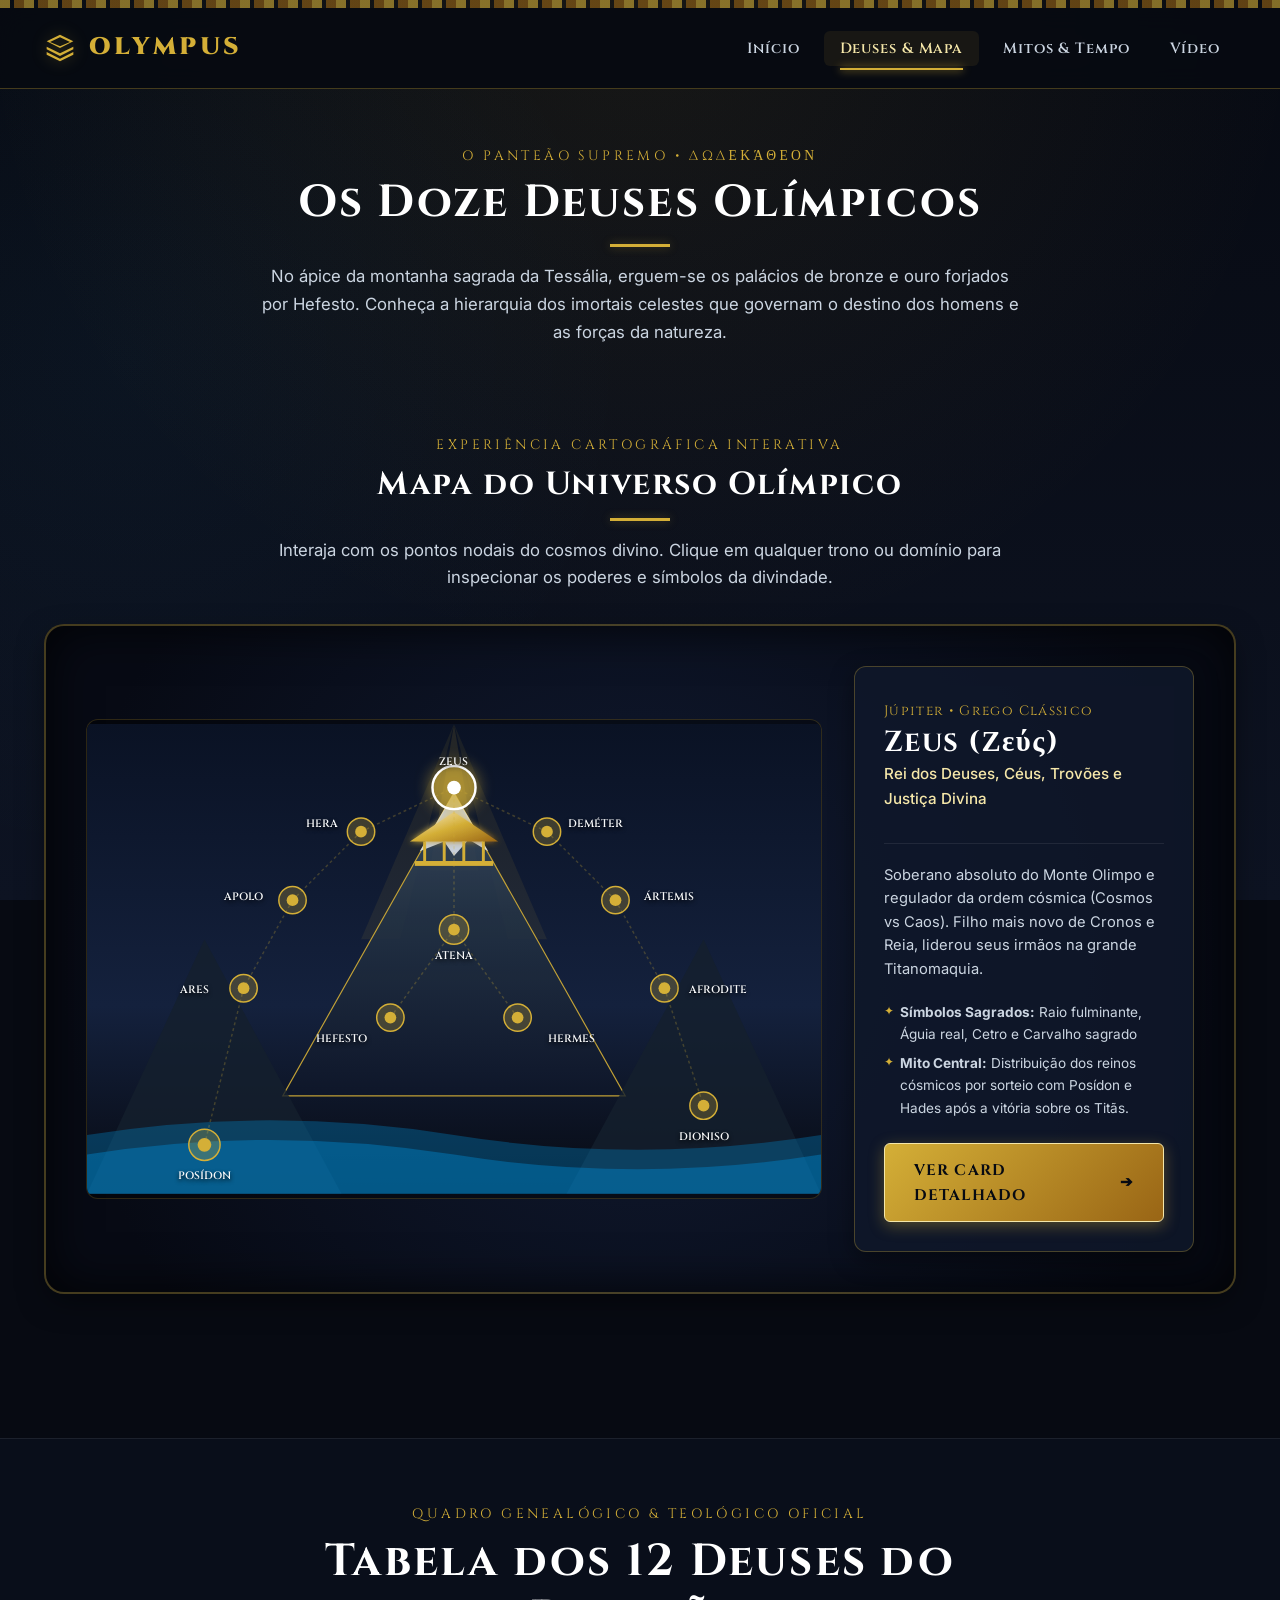
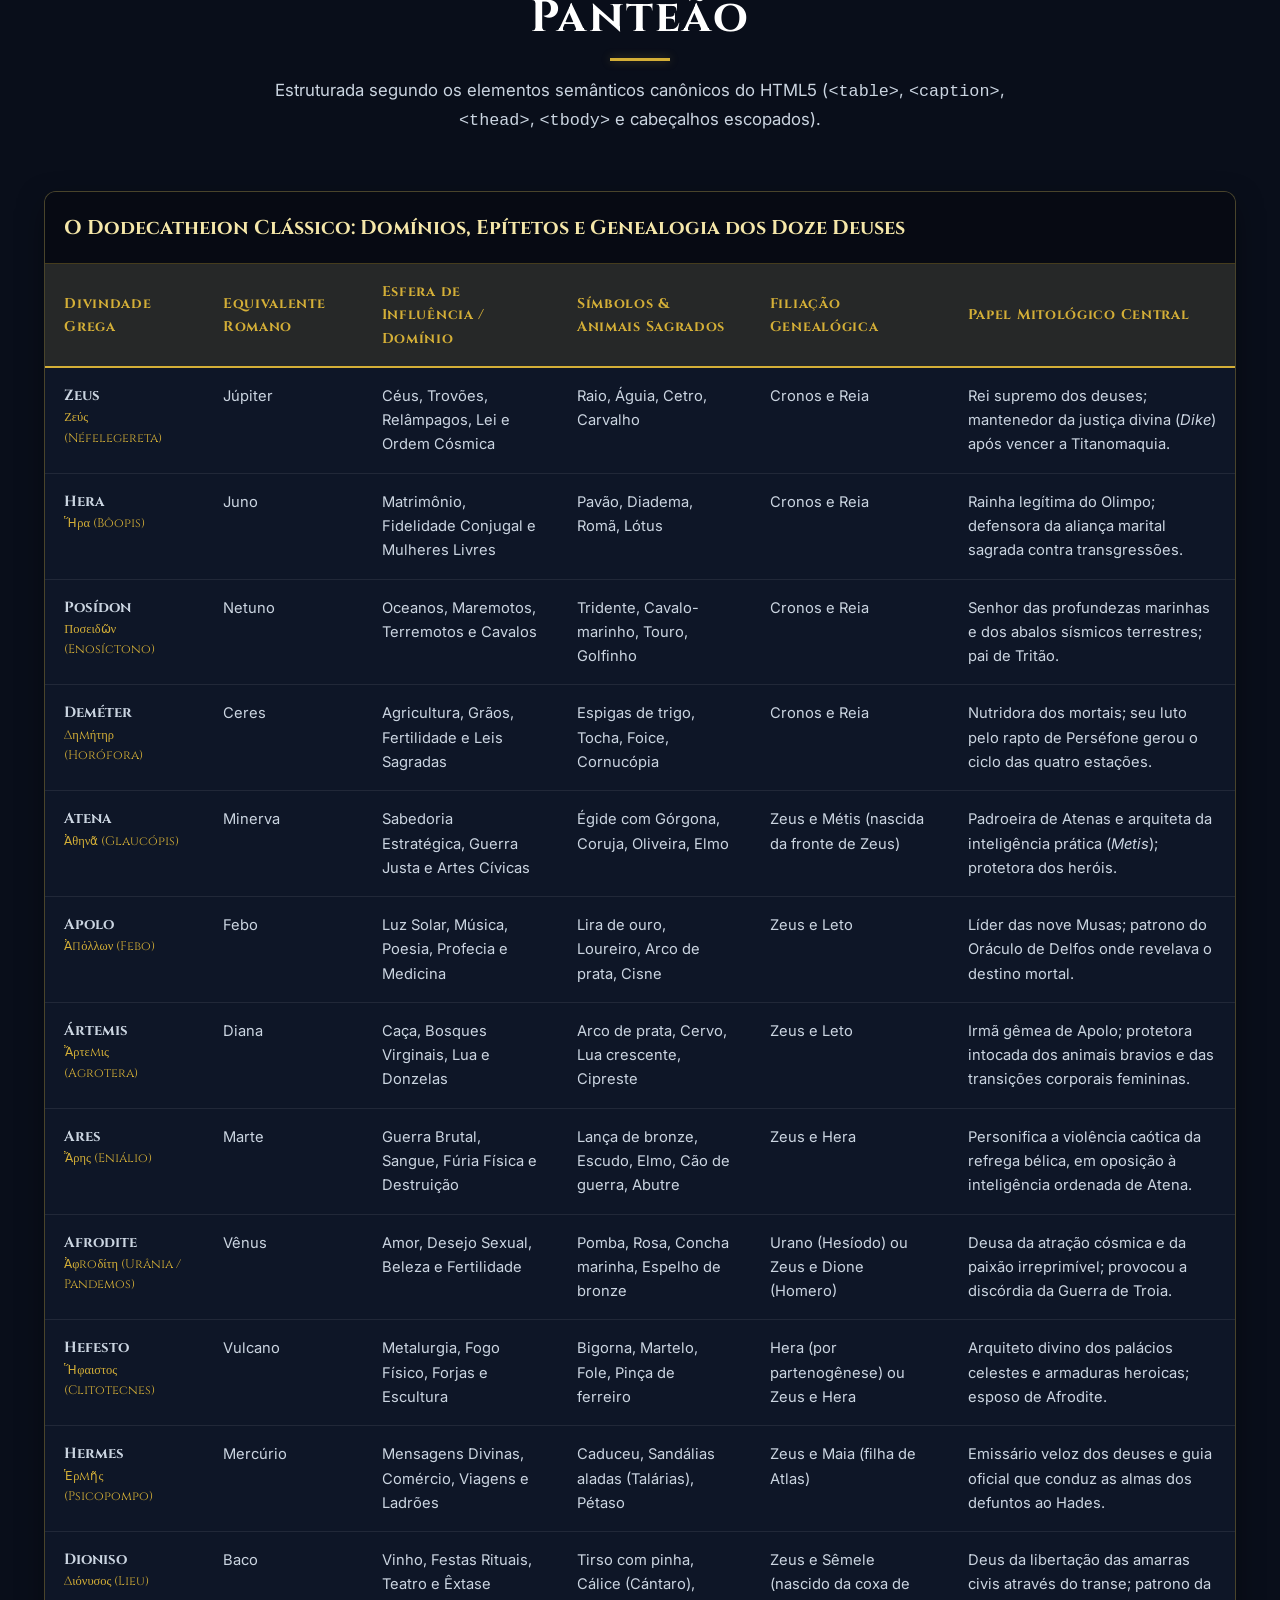
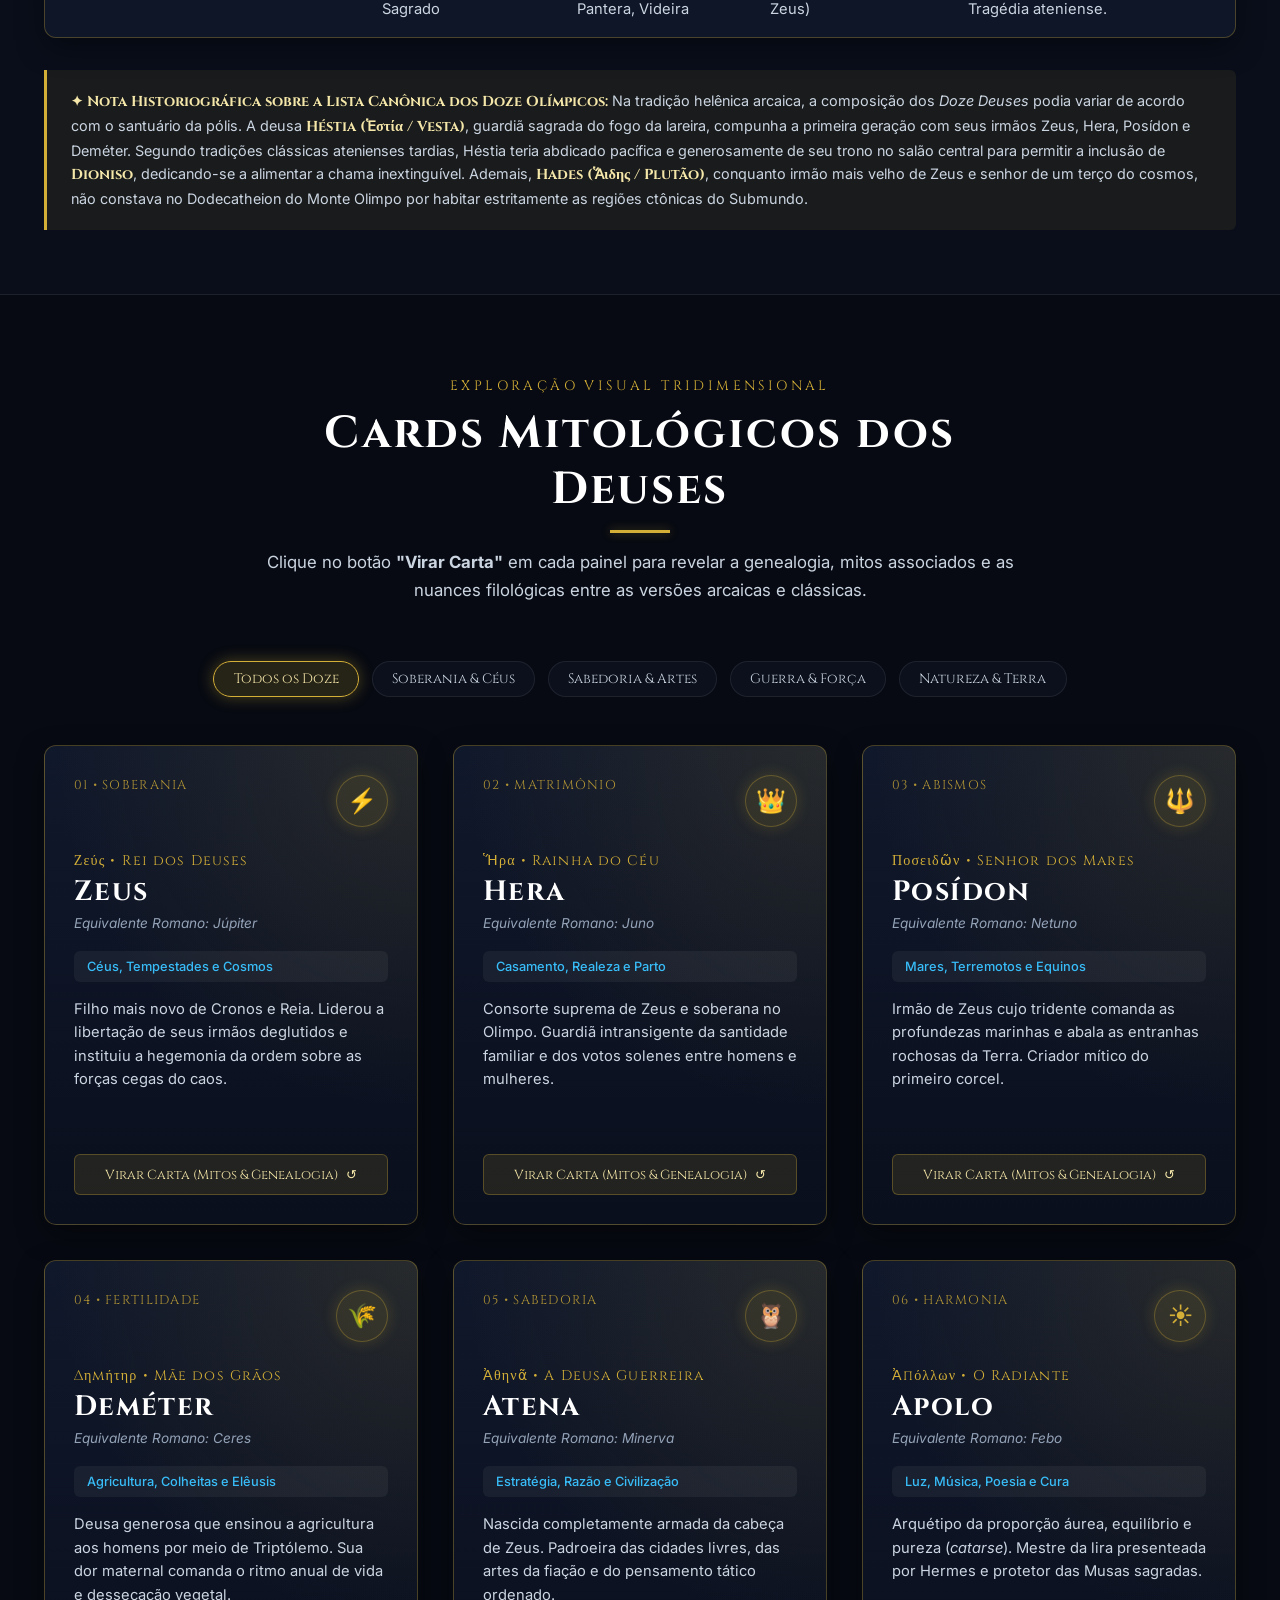
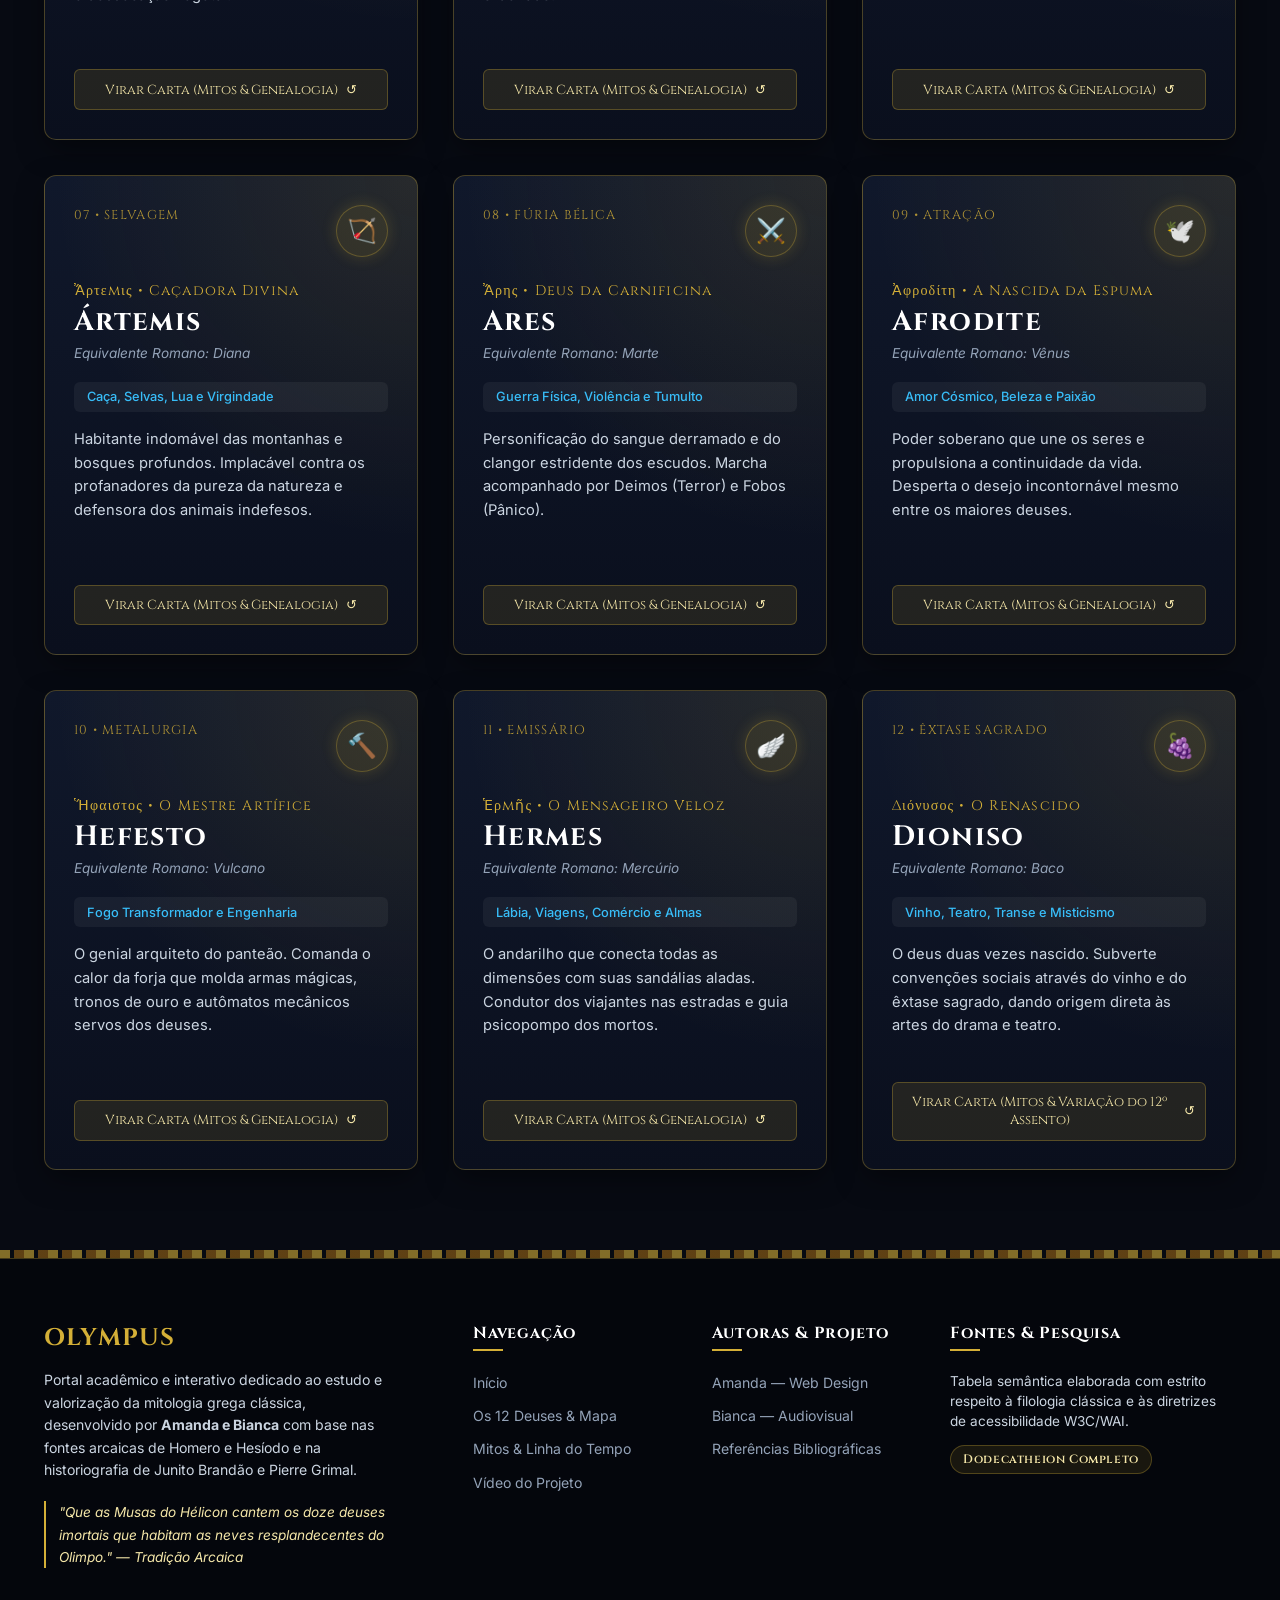
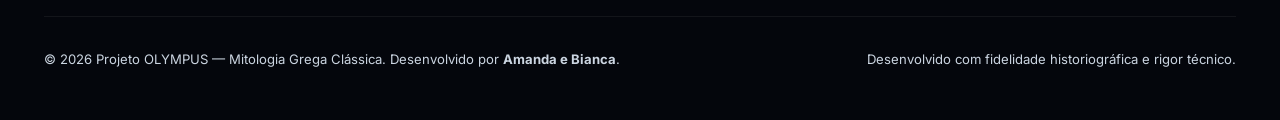
<file: deuses.html>
<!DOCTYPE html>
<html lang="pt-BR">
<head>
  <meta charset="UTF-8">
  <meta name="viewport" content="width=device-width, initial-scale=1.0">
  <meta name="description" content="Tabela oficial dos 12 Deuses Olímpicos, Mapa Interativo do Monte Olimpo e cards mitológicos em 3D com genealogia, símbolos e atributos detalhados.">
  <meta name="keywords" content="12 Deuses Olímpicos, Dodecatheion, Tabela dos Deuses Gregos, Mapa do Olimpo, Zeus, Hera, Atena, Posídon, Apolo">
  <title>OLYMPUS — Os 12 Deuses Olímpicos & Mapa Sagrado</title>
  
  <!-- CSS Externo Master -->
  <link rel="stylesheet" href="css/style.css">
  
  <link rel="icon" type="image/svg+xml" href="data:image/svg+xml,<svg xmlns='http://www.w3.org/2000/svg' viewBox='0 0 100 100'><circle cx='50' cy='50' r='45' fill='%23070a12' stroke='%23d4af37' stroke-width='6'/><polygon points='50,15 62,42 92,42 68,60 77,88 50,71 23,88 32,60 8,42 38,42' fill='%23d4af37'/></svg>">
</head>
<body>

  <!-- Padrão Decorativo Helênico Superior -->
  <div class="greek-border-pattern" aria-hidden="true"></div>

  <!-- Cabeçalho e Navegação Principal -->
  <header class="site-header">
    <div class="container nav-container">
      <a href="index.html" class="brand-logo" aria-label="OLYMPUS Mitologia Grega - Página Inicial">
        <svg viewBox="0 0 24 24" aria-hidden="true">
          <path d="M12 2L2 7l10 5 10-5-10-5zm0 8.7L4.5 7.5 12 4l7.5 3.5L12 10.7zM2 17l10 5 10-5v-2l-10 5-10-5v2zm0-4l10 5 10-5v-2l-10 5-10-5v2z"/>
        </svg>
        <span>OLYMPUS</span>
      </a>

      <!-- Menu Principal entre todas as 4 páginas -->
      <nav class="main-nav" aria-label="Navegação Principal do Portal">
        <ul class="nav-list">
          <li><a href="index.html" class="nav-link">Início</a></li>
          <li><a href="deuses.html" class="nav-link active">Deuses & Mapa</a></li>
          <li><a href="mitos.html" class="nav-link">Mitos & Tempo</a></li>
          <li><a href="video.html" class="nav-link">Vídeo</a></li>
        </ul>
        
        <button class="nav-toggle" aria-label="Abrir ou fechar menu de navegação" aria-expanded="false">
          <span></span>
          <span></span>
          <span></span>
        </button>
      </nav>
    </div>
  </header>

  <main id="main-content">
    
    <!-- Hero Secundário da Página de Deuses -->
    <section class="section" style="padding-top: 3.5rem; padding-bottom: 2rem;">
      <div class="container">
        <header class="section-header">
          <span class="section-kicker">O Panteão Supremo • Δωδεκάθεον</span>
          <h1 class="section-title">Os Doze Deuses Olímpicos</h1>
          <p class="section-desc">
            No ápice da montanha sagrada da Tessália, erguem-se os palácios de bronze e ouro forjados por Hefesto. 
            Conheça a hierarquia dos imortais celestes que governam o destino dos homens e as forças da natureza.
          </p>
        </header>
      </div>
    </section>

    <!-- 1. MAPA INTERATIVO DO OLIMPO (CRITÉRIO C.2) -->
    <section class="section" style="padding-top: 0;" aria-labelledby="mapa-heading">
      <div class="container">
        
        <header class="section-header" style="margin-bottom: 2rem;">
          <span class="section-kicker">Experiência Cartográfica Interativa</span>
          <h2 id="mapa-heading" class="section-title" style="font-size: 2rem;">Mapa do Universo Olímpico</h2>
          <p class="section-desc">
            Interaja com os pontos nodais do cosmos divino. Clique em qualquer trono ou domínio para inspecionar os poderes e símbolos da divindade.
          </p>
        </header>

        <div class="olympus-map-wrapper">
          <div class="map-layout-grid">
            
            <!-- SVG do Universo e Monte Sagrado Interativo -->
            <div class="map-visual-container">
              <svg class="mountain-svg" viewBox="0 0 750 480" xmlns="http://www.w3.org/2000/svg" role="img" aria-label="Representação visual do Monte Olimpo com pontos clicáveis para cada divindade">
                <defs>
                  <!-- Gradiente do Céu Celestial -->
                  <linearGradient id="skyGrad" x1="0%" y1="0%" x2="0%" y2="100%">
                    <stop offset="0%" stop-color="#0a1224"/>
                    <stop offset="60%" stop-color="#14213d"/>
                    <stop offset="100%" stop-color="#070a12"/>
                  </linearGradient>

                  <!-- Gradiente da Montanha Mágica -->
                  <linearGradient id="mountainGrad" x1="0%" y1="0%" x2="0%" y2="100%">
                    <stop offset="0%" stop-color="#3b4d61"/>
                    <stop offset="40%" stop-color="#243345"/>
                    <stop offset="100%" stop-color="#0f172a"/>
                  </linearGradient>

                  <!-- Gradiente Dourado dos Templos -->
                  <linearGradient id="goldTemple" x1="0%" y1="0%" x2="100%" y2="100%">
                    <stop offset="0%" stop-color="#fdf4dc"/>
                    <stop offset="50%" stop-color="#d4af37"/>
                    <stop offset="100%" stop-color="#996515"/>
                  </linearGradient>

                  <!-- Filtro de Brilho Divino -->
                  <filter id="glow" x="-20%" y="-20%" width="140%" height="140%">
                    <feGaussianBlur stdDeviation="3" result="blur" />
                    <feComposite in="SourceGraphic" in2="blur" operator="over" />
                  </filter>
                </defs>

                <!-- Fundo do Céu Noturno Estrelado -->
                <rect width="750" height="480" fill="url(#skyGrad)"/>

                <!-- Raios Divinos Celestes no Zênite -->
                <polygon points="375,0 350,150 400,150" fill="rgba(212, 175, 55, 0.12)" />
                <polygon points="375,0 280,220 320,220" fill="rgba(212, 175, 55, 0.08)" />
                <polygon points="375,0 430,220 470,220" fill="rgba(212, 175, 55, 0.08)" />

                <!-- Silhueta da Cordilheira do Monte Olimpo -->
                <polygon points="375,70 200,380 550,380" fill="url(#mountainGrad)" stroke="#d4af37" stroke-width="1.2" opacity="0.9" />
                <polygon points="120,220 0,480 260,480" fill="#15202e" opacity="0.8" />
                <polygon points="630,220 490,480 750,480" fill="#15202e" opacity="0.8" />
                
                <!-- Pico Nevado do Mytikas (Trono dos Deuses) -->
                <polygon points="375,70 340,130 365,120 375,135 390,118 410,130" fill="#e2e8f0" opacity="0.85" />
                
                <!-- Templo Celeste no Topo do Olimpo -->
                <path d="M 330,120 L 420,120 L 375,90 Z" fill="url(#goldTemple)" filter="url(#glow)"/>
                <line x1="345" y1="120" x2="345" y2="140" stroke="#d4af37" stroke-width="3"/>
                <line x1="365" y1="120" x2="365" y2="140" stroke="#d4af37" stroke-width="3"/>
                <line x1="385" y1="120" x2="385" y2="140" stroke="#d4af37" stroke-width="3"/>
                <line x1="405" y1="120" x2="405" y2="140" stroke="#d4af37" stroke-width="3"/>
                <rect x="335" y="140" width="80" height="5" fill="#d4af37"/>

                <!-- Camada Oceânica Inferior (Domínio de Posídon) -->
                <path d="M 0,420 Q 187,390 375,420 T 750,420 L 750,480 L 0,480 Z" fill="rgba(2, 132, 199, 0.35)"/>
                <path d="M 0,440 Q 187,410 375,440 T 750,440 L 750,480 L 0,480 Z" fill="rgba(2, 132, 199, 0.45)"/>

                <!-- LINHAS DE CONSTELAÇÃO CONECTANDO OS DEUSES -->
                <g stroke="rgba(212, 175, 55, 0.25)" stroke-dasharray="3,3" stroke-width="1.5">
                  <line x1="375" y1="65" x2="280" y2="110"/>
                  <line x1="375" y1="65" x2="470" y2="110"/>
                  <line x1="280" y1="110" x2="210" y2="180"/>
                  <line x1="470" y1="110" x2="540" y2="180"/>
                  <line x1="210" y1="180" x2="160" y2="270"/>
                  <line x1="540" y1="180" x2="590" y2="270"/>
                  <line x1="160" y1="270" x2="120" y2="430"/>
                  <line x1="590" y1="270" x2="630" y2="390"/>
                  <line x1="375" y1="65" x2="375" y2="210"/>
                  <line x1="375" y1="210" x2="310" y2="300"/>
                  <line x1="375" y1="210" x2="440" y2="300"/>
                </g>

                <!-- PONTOS NODAIS DOS 12 DEUSES (INTERATIVOS) -->
                
                <!-- 1. Zeus (Cúpula Suprema) -->
                <g class="map-node active" data-god="zeus" tabindex="0" role="button" aria-label="Ver detalhes de Zeus no mapa">
                  <circle class="pin-outer" cx="375" cy="65" r="16"/>
                  <circle class="pin-core" cx="375" cy="65" r="7"/>
                  <text x="375" y="42" text-anchor="middle">ZEUS</text>
                </g>

                <!-- 2. Hera (Lado de Zeus no cume) -->
                <g class="map-node" data-god="hera" tabindex="0" role="button" aria-label="Ver detalhes de Hera no mapa">
                  <circle class="pin-outer" cx="280" cy="110" r="14"/>
                  <circle class="pin-core" cx="280" cy="110" r="6"/>
                  <text x="240" y="105" text-anchor="middle">HERA</text>
                </g>

                <!-- 3. Posídon (Domínio das Águas) -->
                <g class="map-node" data-god="poseidon" tabindex="0" role="button" aria-label="Ver detalhes de Posídon no mapa">
                  <circle class="pin-outer" cx="120" cy="430" r="16"/>
                  <circle class="pin-core" cx="120" cy="430" r="7"/>
                  <text x="120" y="465" text-anchor="middle">POSÍDON</text>
                </g>

                <!-- 4. Deméter (Planícies e Solos Férteis) -->
                <g class="map-node" data-god="demeter" tabindex="0" role="button" aria-label="Ver detalhes de Deméter no mapa">
                  <circle class="pin-outer" cx="470" cy="110" r="14"/>
                  <circle class="pin-core" cx="470" cy="110" r="6"/>
                  <text x="520" y="105" text-anchor="middle">DEMÉTER</text>
                </g>

                <!-- 5. Atena (Acrópole da Sabedoria) -->
                <g class="map-node" data-god="atena" tabindex="0" role="button" aria-label="Ver detalhes de Atena no mapa">
                  <circle class="pin-outer" cx="375" cy="210" r="15"/>
                  <circle class="pin-core" cx="375" cy="210" r="6"/>
                  <text x="375" y="240" text-anchor="middle">ATENA</text>
                </g>

                <!-- 6. Apolo (Música e Luz Parnassiana) -->
                <g class="map-node" data-god="apolo" tabindex="0" role="button" aria-label="Ver detalhes de Apolo no mapa">
                  <circle class="pin-outer" cx="210" cy="180" r="14"/>
                  <circle class="pin-core" cx="210" cy="180" r="6"/>
                  <text x="160" y="180" text-anchor="middle">APOLO</text>
                </g>

                <!-- 7. Ártemis (Florestas Selvícolas) -->
                <g class="map-node" data-god="artemis" tabindex="0" role="button" aria-label="Ver detalhes de Ártemis no mapa">
                  <circle class="pin-outer" cx="540" cy="180" r="14"/>
                  <circle class="pin-core" cx="540" cy="180" r="6"/>
                  <text x="595" y="180" text-anchor="middle">ÁRTEMIS</text>
                </g>

                <!-- 8. Ares (Campo de Batalha de Trácia) -->
                <g class="map-node" data-god="ares" tabindex="0" role="button" aria-label="Ver detalhes de Ares no mapa">
                  <circle class="pin-outer" cx="160" cy="270" r="14"/>
                  <circle class="pin-core" cx="160" cy="270" r="6"/>
                  <text x="110" y="275" text-anchor="middle">ARES</text>
                </g>

                <!-- 9. Afrodite (Espuma de Citera e Prazer) -->
                <g class="map-node" data-god="afrodite" tabindex="0" role="button" aria-label="Ver detalhes de Afrodite no mapa">
                  <circle class="pin-outer" cx="590" cy="270" r="14"/>
                  <circle class="pin-core" cx="590" cy="270" r="6"/>
                  <text x="645" y="275" text-anchor="middle">AFRODITE</text>
                </g>

                <!-- 10. Hefesto (Forjas Subterrâneas de Lemnos) -->
                <g class="map-node" data-god="hefesto" tabindex="0" role="button" aria-label="Ver detalhes de Hefesto no mapa">
                  <circle class="pin-outer" cx="310" cy="300" r="14"/>
                  <circle class="pin-core" cx="310" cy="300" r="6"/>
                  <text x="260" y="325" text-anchor="middle">HEFESTO</text>
                </g>

                <!-- 11. Hermes (As Encruzilhadas & Mensagens) -->
                <g class="map-node" data-god="hermes" tabindex="0" role="button" aria-label="Ver detalhes de Hermes no mapa">
                  <circle class="pin-outer" cx="440" cy="300" r="14"/>
                  <circle class="pin-core" cx="440" cy="300" r="6"/>
                  <text x="495" y="325" text-anchor="middle">HERMES</text>
                </g>

                <!-- 12. Dioniso (O Tiaso Sagrado e Videiras) -->
                <g class="map-node" data-god="dionisio" tabindex="0" role="button" aria-label="Ver detalhes de Dioniso no mapa">
                  <circle class="pin-outer" cx="630" cy="390" r="14"/>
                  <circle class="pin-core" cx="630" cy="390" r="6"/>
                  <text x="630" y="425" text-anchor="middle">DIONISO</text>
                </g>

              </svg>
            </div>

            <!-- Painel Inspetor de Divindade Conectado ao Mapa -->
            <aside class="map-inspector" aria-live="polite">
              <div>
                <header class="map-inspector-header">
                  <span id="inspectorGreek" class="inspector-greek-name">Júpiter • Grego Clássico</span>
                  <h3 id="inspectorName" class="inspector-name">Zeus (Ζεύς)</h3>
                  <div id="inspectorDomain" class="inspector-domain">Rei dos Deuses, Céus, Trovões e Justiça Divina</div>
                </header>
                
                <p id="inspectorBio" class="inspector-bio">
                  Soberano supremo do Monte Olimpo e regulador da harmonia cósmica. Filho de Cronos e Reia, venceu a Titanomaquia e instaurou a era da ordem olímpica.
                </p>

                <ul class="inspector-attributes">
                  <li><strong>Símbolos Sagrados:</strong> <span id="inspectorSymbols">Raio fulminante, Águia real, Cetro e Carvalho</span></li>
                  <li><strong>Mito Central:</strong> <span id="inspectorMyth">A partilha dos reinos do cosmos e o castigo dos Titãs no Tártaro.</span></li>
                </ul>
              </div>

              <a id="inspectorCardLink" href="#card-zeus" class="btn btn-primary" style="width: 100%;">
                <span>Ver Card Detalhado</span>
                <span aria-hidden="true">➔</span>
              </a>
            </aside>

          </div>
        </div>

      </div>
    </section>

    <!-- 2. TABELA SEMÂNTICA DOS 12 DEUSES OLÍMPICOS (CRITÉRIOS A & B) -->
    <section class="section section-alt table-section" aria-labelledby="tabela-heading">
      <div class="container">
        
        <header class="section-header">
          <span class="section-kicker">Quadro Genealógico & Teológico Oficial</span>
          <h2 id="tabela-heading" class="section-title">Tabela dos 12 Deuses do Panteão</h2>
          <p class="section-desc">
            Estruturada segundo os elementos semânticos canônicos do HTML5 (<code>&lt;table&gt;</code>, <code>&lt;caption&gt;</code>, <code>&lt;thead&gt;</code>, <code>&lt;tbody&gt;</code> e cabeçalhos escopados).
          </p>
        </header>

        <div class="table-responsive-container">
          <table class="olympian-table">
            <caption>O Dodecatheion Clássico: Domínios, Epítetos e Genealogia dos Doze Deuses</caption>
            <thead>
              <tr>
                <th scope="col">Divindade Grega</th>
                <th scope="col">Equivalente Romano</th>
                <th scope="col">Esfera de Influência / Domínio</th>
                <th scope="col">Símbolos & Animais Sagrados</th>
                <th scope="col">Filiação Genealógica</th>
                <th scope="col">Papel Mitológico Central</th>
              </tr>
            </thead>
            <tbody>
              <tr>
                <td class="td-god-name">
                  Zeus
                  <small>Ζεύς (Néfelegereta)</small>
                </td>
                <td>Júpiter</td>
                <td>Céus, Trovões, Relâmpagos, Lei e Ordem Cósmica</td>
                <td>Raio, Águia, Cetro, Carvalho</td>
                <td>Cronos e Reia</td>
                <td>Rei supremo dos deuses; mantenedor da justiça divina (<em>Dike</em>) após vencer a Titanomaquia.</td>
              </tr>
              <tr>
                <td class="td-god-name">
                  Hera
                  <small>Ἥρα (Bôopis)</small>
                </td>
                <td>Juno</td>
                <td>Matrimônio, Fidelidade Conjugal e Mulheres Livres</td>
                <td>Pavão, Diadema, Romã, Lótus</td>
                <td>Cronos e Reia</td>
                <td>Rainha legítima do Olimpo; defensora da aliança marital sagrada contra transgressões.</td>
              </tr>
              <tr>
                <td class="td-god-name">
                  Posídon
                  <small>Ποσειδῶν (Enosíctono)</small>
                </td>
                <td>Netuno</td>
                <td>Oceanos, Maremotos, Terremotos e Cavalos</td>
                <td>Tridente, Cavalo-marinho, Touro, Golfinho</td>
                <td>Cronos e Reia</td>
                <td>Senhor das profundezas marinhas e dos abalos sísmicos terrestres; pai de Tritão.</td>
              </tr>
              <tr>
                <td class="td-god-name">
                  Deméter
                  <small>Δημήτηρ (Horófora)</small>
                </td>
                <td>Ceres</td>
                <td>Agricultura, Grãos, Fertilidade e Leis Sagradas</td>
                <td>Espigas de trigo, Tocha, Foice, Cornucópia</td>
                <td>Cronos e Reia</td>
                <td>Nutridora dos mortais; seu luto pelo rapto de Perséfone gerou o ciclo das quatro estações.</td>
              </tr>
              <tr>
                <td class="td-god-name">
                  Atena
                  <small>Ἀθηνᾶ (Glaucópis)</small>
                </td>
                <td>Minerva</td>
                <td>Sabedoria Estratégica, Guerra Justa e Artes Cívicas</td>
                <td>Égide com Górgona, Coruja, Oliveira, Elmo</td>
                <td>Zeus e Métis (nascida da fronte de Zeus)</td>
                <td>Padroeira de Atenas e arquiteta da inteligência prática (<em>Metis</em>); protetora dos heróis.</td>
              </tr>
              <tr>
                <td class="td-god-name">
                  Apolo
                  <small>Ἀπόλλων (Febo)</small>
                </td>
                <td>Febo</td>
                <td>Luz Solar, Música, Poesia, Profecia e Medicina</td>
                <td>Lira de ouro, Loureiro, Arco de prata, Cisne</td>
                <td>Zeus e Leto</td>
                <td>Líder das nove Musas; patrono do Oráculo de Delfos onde revelava o destino mortal.</td>
              </tr>
              <tr>
                <td class="td-god-name">
                  Ártemis
                  <small>Ἄρτεμις (Agrotera)</small>
                </td>
                <td>Diana</td>
                <td>Caça, Bosques Virginais, Lua e Donzelas</td>
                <td>Arco de prata, Cervo, Lua crescente, Cipreste</td>
                <td>Zeus e Leto</td>
                <td>Irmã gêmea de Apolo; protetora intocada dos animais bravios e das transições corporais femininas.</td>
              </tr>
              <tr>
                <td class="td-god-name">
                  Ares
                  <small>Ἄρης (Eniálio)</small>
                </td>
                <td>Marte</td>
                <td>Guerra Brutal, Sangue, Fúria Física e Destruição</td>
                <td>Lança de bronze, Escudo, Elmo, Cão de guerra, Abutre</td>
                <td>Zeus e Hera</td>
                <td>Personifica a violência caótica da refrega bélica, em oposição à inteligência ordenada de Atena.</td>
              </tr>
              <tr>
                <td class="td-god-name">
                  Afrodite
                  <small>Ἀφroδίτη (Urânia / Pandemos)</small>
                </td>
                <td>Vênus</td>
                <td>Amor, Desejo Sexual, Beleza e Fertilidade</td>
                <td>Pomba, Rosa, Concha marinha, Espelho de bronze</td>
                <td>Urano (Hesíodo) ou Zeus e Dione (Homero)</td>
                <td>Deusa da atração cósmica e da paixão irreprimível; provocou a discórdia da Guerra de Troia.</td>
              </tr>
              <tr>
                <td class="td-god-name">
                  Hefesto
                  <small>Ἥφαιστος (Clitotecnes)</small>
                </td>
                <td>Vulcano</td>
                <td>Metalurgia, Fogo Físico, Forjas e Escultura</td>
                <td>Bigorna, Martelo, Fole, Pinça de ferreiro</td>
                <td>Hera (por partenogênese) ou Zeus e Hera</td>
                <td>Arquiteto divino dos palácios celestes e armaduras heroicas; esposo de Afrodite.</td>
              </tr>
              <tr>
                <td class="td-god-name">
                  Hermes
                  <small>Ἑρμῆς (Psicopompo)</small>
                </td>
                <td>Mercúrio</td>
                <td>Mensagens Divinas, Comércio, Viagens e Ladrões</td>
                <td>Caduceu, Sandálias aladas (Talárias), Pétaso</td>
                <td>Zeus e Maia (filha de Atlas)</td>
                <td>Emissário veloz dos deuses e guia oficial que conduz as almas dos defuntos ao Hades.</td>
              </tr>
              <tr>
                <td class="td-god-name">
                  Dioniso
                  <small>Διόνυσος (Lieu)</small>
                </td>
                <td>Baco</td>
                <td>Vinho, Festas Rituais, Teatro e Êxtase Sagrado</td>
                <td>Tirso com pinha, Cálice (Cántaro), Pantera, Videira</td>
                <td>Zeus e Sêmele (nascido da coxa de Zeus)</td>
                <td>Deus da libertação das amarras civis através do transe; patrono da Tragédia ateniense.</td>
              </tr>
            </tbody>
          </table>
        </div>

        <!-- Nota Historiográfica e Filológica Crucial (Critério A) -->
        <aside class="table-scholarly-note">
          <strong>✦ Nota Historiográfica sobre a Lista Canônica dos Doze Olímpicos:</strong>
          Na tradição helênica arcaica, a composição dos <em>Doze Deuses</em> podia variar de acordo com o santuário da pólis. 
          A deusa <strong>Héstia (Ἑστία / Vesta)</strong>, guardiã sagrada do fogo da lareira, compunha a primeira geração com seus irmãos Zeus, Hera, Posídon e Deméter. 
          Segundo tradições clássicas atenienses tardias, Héstia teria abdicado pacífica e generosamente de seu trono no salão central para permitir a inclusão de <strong>Dioniso</strong>, dedicando-se a alimentar a chama inextinguível. 
          Ademais, <strong>Hades (Ἅιδης / Plutão)</strong>, conquanto irmão mais velho de Zeus e senhor de um terço do cosmos, não constava no Dodecatheion do Monte Olimpo por habitar estritamente as regiões ctônicas do Submundo.
        </aside>

      </div>
    </section>

    <!-- 3. CARDS MITOLÓGICOS INTERATIVOS 3D COM FLIP (CRITÉRIO C.3) -->
    <section class="section" aria-labelledby="cards-heading">
      <div class="container">
        
        <header class="section-header">
          <span class="section-kicker">Exploração Visual Tridimensional</span>
          <h2 id="cards-heading" class="section-title">Cards Mitológicos dos Deuses</h2>
          <p class="section-desc">
            Clique no botão <strong>"Virar Carta"</strong> em cada painel para revelar a genealogia, mitos associados e as nuances filológicas entre as versões arcaicas e clássicas.
          </p>
        </header>

        <!-- Barra de Filtros Interativos por Domínio -->
        <div class="gods-filter-bar" role="group" aria-label="Filtrar deuses por domínio de poder">
          <button class="filter-btn active" data-filter="all">Todos os Doze</button>
          <button class="filter-btn" data-filter="soberania">Soberania & Céus</button>
          <button class="filter-btn" data-filter="sabedoria">Sabedoria & Artes</button>
          <button class="filter-btn" data-filter="guerra">Guerra & Força</button>
          <button class="filter-btn" data-filter="natureza">Natureza & Terra</button>
        </div>

        <!-- Grade de Cards 3D -->
        <div class="gods-card-grid">

          <!-- 1. ZEUS -->
          <article class="god-flip-card" id="card-zeus" data-category="soberania">
            <div class="god-flip-inner">
              <div class="god-card-face god-card-front">
                <div class="god-card-icon-header">
                  <span class="god-pantheon-number">01 • SOBERANIA</span>
                  <div class="god-glyph-symbol" aria-hidden="true">⚡</div>
                </div>
                <div class="god-title-wrap">
                  <span class="god-greek-title">Ζεύς • Rei dos Deuses</span>
                  <h3 class="god-main-name">Zeus</h3>
                  <span class="god-roman-sub">Equivalente Romano: Júpiter</span>
                </div>
                <span class="god-domain-tag">Céus, Tempestades e Cosmos</span>
                <p class="god-short-summary">
                  Filho mais novo de Cronos e Reia. Liderou a libertação de seus irmãos deglutidos e instituiu a hegemonia da ordem sobre as forças cegas do caos.
                </p>
                <button class="card-flip-action" aria-label="Virar carta de Zeus para ver genealogia e mitos">
                  <span>Virar Carta (Mitos & Genealogia)</span>
                  <span aria-hidden="true">↺</span>
                </button>
              </div>

              <div class="god-card-face god-card-back">
                <header class="back-header">
                  <h4 class="back-title">Zeus: Genealogia & Mitos</h4>
                </header>
                <div class="back-section">
                  <span class="back-label">Genealogia Divina:</span>
                  <p class="back-value">Filho de Cronos e Reia. Esposo de Hera. Pai de Atena, Apolo, Ártemis, Ares, Hermes, Héracles e Perséfone.</p>
                </div>
                <div class="back-section">
                  <span class="back-label">Símbolos Sagrados:</span>
                  <p class="back-value">Raio confeccionado pelos Ciclopes, Águia dourada, Cetro de carvalho e a Égide protetora.</p>
                </div>
                <div class="back-section">
                  <span class="back-label">Variação Histórica:</span>
                  <p class="back-value variant-note">
                    Em Homero, Zeus distribui o bem e o mal a partir de duas jarras cósmicas; em Hesíodo, ele é a personificação imutável da Lei Cósmica (<em>Dike</em>).
                  </p>
                </div>
                <button class="card-flip-action card-flip-back-action" aria-label="Voltar à frente da carta de Zeus">
                  <span>Voltar à Frente</span>
                  <span aria-hidden="true">↻</span>
                </button>
              </div>
            </div>
          </article>

          <!-- 2. HERA -->
          <article class="god-flip-card" id="card-hera" data-category="soberania">
            <div class="god-flip-inner">
              <div class="god-card-face god-card-front">
                <div class="god-card-icon-header">
                  <span class="god-pantheon-number">02 • MATRIMÔNIO</span>
                  <div class="god-glyph-symbol" aria-hidden="true">👑</div>
                </div>
                <div class="god-title-wrap">
                  <span class="god-greek-title">Ἥρα • Rainha do Céu</span>
                  <h3 class="god-main-name">Hera</h3>
                  <span class="god-roman-sub">Equivalente Romano: Juno</span>
                </div>
                <span class="god-domain-tag">Casamento, Realeza e Parto</span>
                <p class="god-short-summary">
                  Consorte suprema de Zeus e soberana no Olimpo. Guardiã intransigente da santidade familiar e dos votos solenes entre homens e mulheres.
                </p>
                <button class="card-flip-action" aria-label="Virar carta de Hera">
                  <span>Virar Carta (Mitos & Genealogia)</span>
                  <span aria-hidden="true">↺</span>
                </button>
              </div>

              <div class="god-card-face god-card-back">
                <header class="back-header">
                  <h4 class="back-title">Hera: Genealogia & Mitos</h4>
                </header>
                <div class="back-section">
                  <span class="back-label">Genealogia Divina:</span>
                  <p class="back-value">Filha de Cronos e Reia. Irmã e esposa de Zeus. Mãe de Ares, Hefesto, Hebe e Ilítia.</p>
                </div>
                <div class="back-section">
                  <span class="back-label">Mito dos Olhos de Argos:</span>
                  <p class="back-value">Hera colocou os cem olhos do gigante Argos nas penas de seu pavão sagrado após Hermes decapitá-lo.</p>
                </div>
                <div class="back-section">
                  <span class="back-label">Variação Histórica:</span>
                  <p class="back-value variant-note">
                    Em Argos e Samos, cultuada como deusa suprema autóctone antes mesmo da chegada das divindades celestes indo-europeias.
                  </p>
                </div>
                <button class="card-flip-action card-flip-back-action">
                  <span>Voltar à Frente</span>
                  <span aria-hidden="true">↻</span>
                </button>
              </div>
            </div>
          </article>

          <!-- 3. POSÍDON -->
          <article class="god-flip-card" id="card-poseidon" data-category="natureza">
            <div class="god-flip-inner">
              <div class="god-card-face god-card-front">
                <div class="god-card-icon-header">
                  <span class="god-pantheon-number">03 • ABISMOS</span>
                  <div class="god-glyph-symbol" aria-hidden="true">🔱</div>
                </div>
                <div class="god-title-wrap">
                  <span class="god-greek-title">Ποσειδῶν • Senhor dos Mares</span>
                  <h3 class="god-main-name">Posídon</h3>
                  <span class="god-roman-sub">Equivalente Romano: Netuno</span>
                </div>
                <span class="god-domain-tag">Mares, Terremotos e Equinos</span>
                <p class="god-short-summary">
                  Irmão de Zeus cujo tridente comanda as profundezas marinhas e abala as entranhas rochosas da Terra. Criador mítico do primeiro corcel.
                </p>
                <button class="card-flip-action" aria-label="Virar carta de Posídon">
                  <span>Virar Carta (Mitos & Genealogia)</span>
                  <span aria-hidden="true">↺</span>
                </button>
              </div>

              <div class="god-card-face god-card-back">
                <header class="back-header">
                  <h4 class="back-title">Posídon: Genealogia & Mitos</h4>
                </header>
                <div class="back-section">
                  <span class="back-label">Genealogia Divina:</span>
                  <p class="back-value">Filho de Cronos e Reia. Esposo da nereida Anfitrite. Pai de Tritão, Pégaso (com Medusa) e Polifemo.</p>
                </div>
                <div class="back-section">
                  <span class="back-label">Mito da Disputa de Atenas:</span>
                  <p class="back-value">Fincou o tridente na rocha da Acrópole fazendo brotar água salgada; Atenas escolheu a oliveira de Atena.</p>
                </div>
                <div class="back-section">
                  <span class="back-label">Variação Histórica:</span>
                  <p class="back-value variant-note">
                    Nas tabuinhas micênicas em Linear B de Pilos (c. 1200 a.C.), Posídon (<em>Po-se-da-o</em>) era a divindade principal, superior a Zeus.
                  </p>
                </div>
                <button class="card-flip-action card-flip-back-action">
                  <span>Voltar à Frente</span>
                  <span aria-hidden="true">↻</span>
                </button>
              </div>
            </div>
          </article>

          <!-- 4. DEMÉTER -->
          <article class="god-flip-card" id="card-demeter" data-category="natureza">
            <div class="god-flip-inner">
              <div class="god-card-face god-card-front">
                <div class="god-card-icon-header">
                  <span class="god-pantheon-number">04 • FERTILIDADE</span>
                  <div class="god-glyph-symbol" aria-hidden="true">🌾</div>
                </div>
                <div class="god-title-wrap">
                  <span class="god-greek-title">Δημήτηρ • Mãe dos Grãos</span>
                  <h3 class="god-main-name">Deméter</h3>
                  <span class="god-roman-sub">Equivalente Romano: Ceres</span>
                </div>
                <span class="god-domain-tag">Agricultura, Colheitas e Elêusis</span>
                <p class="god-short-summary">
                  Deusa generosa que ensinou a agricultura aos homens por meio de Triptólemo. Sua dor maternal comanda o ritmo anual de vida e dessecação vegetal.
                </p>
                <button class="card-flip-action" aria-label="Virar carta de Deméter">
                  <span>Virar Carta (Mitos & Genealogia)</span>
                  <span aria-hidden="true">↺</span>
                </button>
              </div>

              <div class="god-card-face god-card-back">
                <header class="back-header">
                  <h4 class="back-title">Deméter: Genealogia & Mitos</h4>
                </header>
                <div class="back-section">
                  <span class="back-label">Genealogia Divina:</span>
                  <p class="back-value">Filha de Cronos e Reia. Com Zeus, gerou Coré (Perséfone). Com Posídon, gerou o cavalo Árion.</p>
                </div>
                <div class="back-section">
                  <span class="back-label">Os Mistérios de Elêusis:</span>
                  <p class="back-value">O culto iniciático mais venerado de toda a Antiguidade Grega, prometendo alívio e vida luminosa após a morte física.</p>
                </div>
                <div class="back-section">
                  <span class="back-label">Variação Histórica:</span>
                  <p class="back-value variant-note">
                    Registrada no célebre <em>Hino Homérico a Deméter</em>, que narra detalhadamente sua peregrinação disfarçada como a idosa Doso.
                  </p>
                </div>
                <button class="card-flip-action card-flip-back-action">
                  <span>Voltar à Frente</span>
                  <span aria-hidden="true">↻</span>
                </button>
              </div>
            </div>
          </article>

          <!-- 5. ATENA -->
          <article class="god-flip-card" id="card-atena" data-category="sabedoria">
            <div class="god-flip-inner">
              <div class="god-card-face god-card-front">
                <div class="god-card-icon-header">
                  <span class="god-pantheon-number">05 • SABEDORIA</span>
                  <div class="god-glyph-symbol" aria-hidden="true">🦉</div>
                </div>
                <div class="god-title-wrap">
                  <span class="god-greek-title">Ἀθηνᾶ • A Deusa Guerreira</span>
                  <h3 class="god-main-name">Atena</h3>
                  <span class="god-roman-sub">Equivalente Romano: Minerva</span>
                </div>
                <span class="god-domain-tag">Estratégia, Razão e Civilização</span>
                <p class="god-short-summary">
                  Nascida completamente armada da cabeça de Zeus. Padroeira das cidades livres, das artes da fiação e do pensamento tático ordenado.
                </p>
                <button class="card-flip-action" aria-label="Virar carta de Atena">
                  <span>Virar Carta (Mitos & Genealogia)</span>
                  <span aria-hidden="true">↺</span>
                </button>
              </div>

              <div class="god-card-face god-card-back">
                <header class="back-header">
                  <h4 class="back-title">Atena: Genealogia & Mitos</h4>
                </header>
                <div class="back-section">
                  <span class="back-label">Genealogia Divina:</span>
                  <p class="back-value">Filha de Zeus e da titânide Métis (a Prudência Astuciosa). Permaneceu eternamente virgem (<em>Parthenos</em>).</p>
                </div>
                <div class="back-section">
                  <span class="back-label">Mentora dos Heróis:</span>
                  <p class="back-value">Auxiliou Héracles em seus Doze Trabalhos, instruiu Perseu com o escudo espelhado e guiou Odisseu em seu regresso a Ítaca.</p>
                </div>
                <div class="back-section">
                  <span class="back-label">Variação Histórica:</span>
                  <p class="back-value variant-note">
                    Em Atenas clássica simboliza a democracia e as leis do Areópago; em mitos arcaicos conserva vestígios de uma antiga deusa serpente palaciana.
                  </p>
                </div>
                <button class="card-flip-action card-flip-back-action">
                  <span>Voltar à Frente</span>
                  <span aria-hidden="true">↻</span>
                </button>
              </div>
            </div>
          </article>

          <!-- 6. APOLO -->
          <article class="god-flip-card" id="card-apolo" data-category="sabedoria">
            <div class="god-flip-inner">
              <div class="god-card-face god-card-front">
                <div class="god-card-icon-header">
                  <span class="god-pantheon-number">06 • HARMONIA</span>
                  <div class="god-glyph-symbol" aria-hidden="true">☀️</div>
                </div>
                <div class="god-title-wrap">
                  <span class="god-greek-title">Ἀπόλλων • O Radiante</span>
                  <h3 class="god-main-name">Apolo</h3>
                  <span class="god-roman-sub">Equivalente Romano: Febo</span>
                </div>
                <span class="god-domain-tag">Luz, Música, Poesia e Cura</span>
                <p class="god-short-summary">
                  Arquétipo da proporção áurea, equilíbrio e pureza (<em>catarse</em>). Mestre da lira presenteada por Hermes e protetor das Musas sagradas.
                </p>
                <button class="card-flip-action" aria-label="Virar carta de Apolo">
                  <span>Virar Carta (Mitos & Genealogia)</span>
                  <span aria-hidden="true">↺</span>
                </button>
              </div>

              <div class="god-card-face god-card-back">
                <header class="back-header">
                  <h4 class="back-title">Apolo: Genealogia & Mitos</h4>
                </header>
                <div class="back-section">
                  <span class="back-label">Genealogia Divina:</span>
                  <p class="back-value">Filho de Zeus e Leto na ilha sagrada de Delos. Irmão gêmeo de Ártemis. Pai do médico divino Asclépio.</p>
                </div>
                <div class="back-section">
                  <span class="back-label">A Morte de Píton & Delfos:</span>
                  <p class="back-value">Abateu a serpente ctônica que aterrorizava o monte Parnaso e instituiu a Pítia, profetisa do Oráculo délfico.</p>
                </div>
                <div class="back-section">
                  <span class="back-label">Variação Histórica:</span>
                  <p class="back-value variant-note">
                    Embora associado à luz racional, na <em>Ilíada</em> (Canto I) dispara flechas de peste implacável contra o acampamento grego aquaqueano.
                  </p>
                </div>
                <button class="card-flip-action card-flip-back-action">
                  <span>Voltar à Frente</span>
                  <span aria-hidden="true">↻</span>
                </button>
              </div>
            </div>
          </article>

          <!-- 7. ÁRTEMIS -->
          <article class="god-flip-card" id="card-artemis" data-category="natureza">
            <div class="god-flip-inner">
              <div class="god-card-face god-card-front">
                <div class="god-card-icon-header">
                  <span class="god-pantheon-number">07 • SELVAGEM</span>
                  <div class="god-glyph-symbol" aria-hidden="true">🏹</div>
                </div>
                <div class="god-title-wrap">
                  <span class="god-greek-title">Ἄρτεμις • Caçadora Divina</span>
                  <h3 class="god-main-name">Ártemis</h3>
                  <span class="god-roman-sub">Equivalente Romano: Diana</span>
                </div>
                <span class="god-domain-tag">Caça, Selvas, Lua e Virgindade</span>
                <p class="god-short-summary">
                  Habitante indomável das montanhas e bosques profundos. Implacável contra os profanadores da pureza da natureza e defensora dos animais indefesos.
                </p>
                <button class="card-flip-action" aria-label="Virar carta de Ártemis">
                  <span>Virar Carta (Mitos & Genealogia)</span>
                  <span aria-hidden="true">↺</span>
                </button>
              </div>

              <div class="god-card-face god-card-back">
                <header class="back-header">
                  <h4 class="back-title">Ártemis: Genealogia & Mitos</h4>
                </header>
                <div class="back-section">
                  <span class="back-label">Genealogia Divina:</span>
                  <p class="back-value">Filha de Zeus e Leto. Nasceu primeiro em Ortígia e auxiliou o parto de seu irmão gêmeo Apolo.</p>
                </div>
                <div class="back-section">
                  <span class="back-label">Mito de Actéon:</span>
                  <p class="back-value">Ao surpreendê-la banhando-se num riacho, o caçador Actéon foi transformado em cervo e devorado por sua própria matilha.</p>
                </div>
                <div class="back-section">
                  <span class="back-label">Variação Histórica:</span>
                  <p class="back-value variant-note">
                    Em Éfeso (Ásia Menor), o famoso Templo de Ártemis a cultuava com múltiplos seios ou ovos, como deusa oriental da fertilidade primordial.
                  </p>
                </div>
                <button class="card-flip-action card-flip-back-action">
                  <span>Voltar à Frente</span>
                  <span aria-hidden="true">↻</span>
                </button>
              </div>
            </div>
          </article>

          <!-- 8. ARES -->
          <article class="god-flip-card" id="card-ares" data-category="guerra">
            <div class="god-flip-inner">
              <div class="god-card-face god-card-front">
                <div class="god-card-icon-header">
                  <span class="god-pantheon-number">08 • FÚRIA BÉLICA</span>
                  <div class="god-glyph-symbol" aria-hidden="true">⚔️</div>
                </div>
                <div class="god-title-wrap">
                  <span class="god-greek-title">Ἄρης • Deus da Carnificina</span>
                  <h3 class="god-main-name">Ares</h3>
                  <span class="god-roman-sub">Equivalente Romano: Marte</span>
                </div>
                <span class="god-domain-tag">Guerra Física, Violência e Tumulto</span>
                <p class="god-short-summary">
                  Personificação do sangue derramado e do clangor estridente dos escudos. Marcha acompanhado por Deimos (Terror) e Fobos (Pânico).
                </p>
                <button class="card-flip-action" aria-label="Virar carta de Ares">
                  <span>Virar Carta (Mitos & Genealogia)</span>
                  <span aria-hidden="true">↺</span>
                </button>
              </div>

              <div class="god-card-face god-card-back">
                <header class="back-header">
                  <h4 class="back-title">Ares: Genealogia & Mitos</h4>
                </header>
                <div class="back-section">
                  <span class="back-label">Genealogia Divina:</span>
                  <p class="back-value">Filho legítimo de Zeus e Hera. Amante clandestino de Afrodite, com quem gerou Eros, Harmonia, Deimos e Fobos.</p>
                </div>
                <div class="back-section">
                  <span class="back-label">Ferido por Diomedes:</span>
                  <p class="back-value">Na <em>Ilíada</em> (Canto V), Atena guia a lança do herói mortal Diomedes ferindo Ares no abdômen, fazendo-o bramir de dor.</p>
                </div>
                <div class="back-section">
                  <span class="back-label">Variação Histórica:</span>
                  <p class="back-value variant-note">
                    Menos amado pelos gregos (que o viam como bárbaro trácio), foi elevado pelos romanos (Marte) ao ápice como pai patriarcal de Rômulo e Remo.
                  </p>
                </div>
                <button class="card-flip-action card-flip-back-action">
                  <span>Voltar à Frente</span>
                  <span aria-hidden="true">↻</span>
                </button>
              </div>
            </div>
          </article>

          <!-- 9. AFRODITE -->
          <article class="god-flip-card" id="card-afrodite" data-category="natureza">
            <div class="god-flip-inner">
              <div class="god-card-face god-card-front">
                <div class="god-card-icon-header">
                  <span class="god-pantheon-number">09 • ATRAÇÃO</span>
                  <div class="god-glyph-symbol" aria-hidden="true">🕊️</div>
                </div>
                <div class="god-title-wrap">
                  <span class="god-greek-title">Ἀφροδίτη • A Nascida da Espuma</span>
                  <h3 class="god-main-name">Afrodite</h3>
                  <span class="god-roman-sub">Equivalente Romano: Vênus</span>
                </div>
                <span class="god-domain-tag">Amor Cósmico, Beleza e Paixão</span>
                <p class="god-short-summary">
                  Poder soberano que une os seres e propulsiona a continuidade da vida. Desperta o desejo incontornável mesmo entre os maiores deuses.
                </p>
                <button class="card-flip-action" aria-label="Virar carta de Afrodite">
                  <span>Virar Carta (Mitos & Genealogia)</span>
                  <span aria-hidden="true">↺</span>
                </button>
              </div>

              <div class="god-card-face god-card-back">
                <header class="back-header">
                  <h4 class="back-title">Afrodite: Genealogia & Mitos</h4>
                </header>
                <div class="back-section">
                  <span class="back-label">Genealogia Divina:</span>
                  <p class="back-value">Da espuma marinha fecundada pelos genitais de Urano (Hesíodo) ou filha de Zeus e Dione (Homero). Esposa de Hefesto.</p>
                </div>
                <div class="back-section">
                  <span class="back-label">O Julgamento de Páris:</span>
                  <p class="back-value">Escolhida como a mais formosa pelo príncipe Páris ao prometer-lhe o amor de Helena, deflagrando o cerco de Troia.</p>
                </div>
                <div class="back-section">
                  <span class="back-label">Variação Histórica:</span>
                  <p class="back-value variant-note">
                    Platão em <em>O Banquete</em> distingue a Afrodite Urânia (amor filosófico e intelectual) da Afrodite Pandemos (amor puramente carnal).
                  </p>
                </div>
                <button class="card-flip-action card-flip-back-action">
                  <span>Voltar à Frente</span>
                  <span aria-hidden="true">↻</span>
                </button>
              </div>
            </div>
          </article>

          <!-- 10. HEFESTO -->
          <article class="god-flip-card" id="card-hefesto" data-category="sabedoria">
            <div class="god-flip-inner">
              <div class="god-card-face god-card-front">
                <div class="god-card-icon-header">
                  <span class="god-pantheon-number">10 • METALURGIA</span>
                  <div class="god-glyph-symbol" aria-hidden="true">🔨</div>
                </div>
                <div class="god-title-wrap">
                  <span class="god-greek-title">Ἥφαιστος • O Mestre Artífice</span>
                  <h3 class="god-main-name">Hefesto</h3>
                  <span class="god-roman-sub">Equivalente Romano: Vulcano</span>
                </div>
                <span class="god-domain-tag">Fogo Transformador e Engenharia</span>
                <p class="god-short-summary">
                  O genial arquiteto do panteão. Comanda o calor da forja que molda armas mágicas, tronos de ouro e autômatos mecânicos servos dos deuses.
                </p>
                <button class="card-flip-action" aria-label="Virar carta de Hefesto">
                  <span>Virar Carta (Mitos & Genealogia)</span>
                  <span aria-hidden="true">↺</span>
                </button>
              </div>

              <div class="god-card-face god-card-back">
                <header class="back-header">
                  <h4 class="back-title">Hefesto: Genealogia & Mitos</h4>
                </header>
                <div class="back-section">
                  <span class="back-label">Genealogia Divina:</span>
                  <p class="back-value">Filho de Hera (que o gerou sozinha por vingança contra o nascimento de Atena) ou de Zeus e Hera. Esposo de Afrodite.</p>
                </div>
                <div class="back-section">
                  <span class="back-label">A Vingança do Trono de Ouro:</span>
                  <p class="back-value">Enviou à mãe Hera um suntuoso trono dourado cujas amarras invisíveis a prenderam até Dioniso embriagá-lo para libertá-la.</p>
                </div>
                <div class="back-section">
                  <span class="back-label">Variação Histórica:</span>
                  <p class="back-value variant-note">
                    Em Atenas possuía com Atena o templo do Hefesteion na Ágora, cultuado como mestre das corporações de artesãos e ferreiros industriais.
                  </p>
                </div>
                <button class="card-flip-action card-flip-back-action">
                  <span>Voltar à Frente</span>
                  <span aria-hidden="true">↻</span>
                </button>
              </div>
            </div>
          </article>

          <!-- 11. HERMES -->
          <article class="god-flip-card" id="card-hermes" data-category="sabedoria">
            <div class="god-flip-inner">
              <div class="god-card-face god-card-front">
                <div class="god-card-icon-header">
                  <span class="god-pantheon-number">11 • EMISSÁRIO</span>
                  <div class="god-glyph-symbol" aria-hidden="true">🪽</div>
                </div>
                <div class="god-title-wrap">
                  <span class="god-greek-title">Ἑρμῆς • O Mensageiro Veloz</span>
                  <h3 class="god-main-name">Hermes</h3>
                  <span class="god-roman-sub">Equivalente Romano: Mercúrio</span>
                </div>
                <span class="god-domain-tag">Lábia, Viagens, Comércio e Almas</span>
                <p class="god-short-summary">
                  O andarilho que conecta todas as dimensões com suas sandálias aladas. Condutor dos viajantes nas estradas e guia psicopompo dos mortos.
                </p>
                <button class="card-flip-action" aria-label="Virar carta de Hermes">
                  <span>Virar Carta (Mitos & Genealogia)</span>
                  <span aria-hidden="true">↺</span>
                </button>
              </div>

              <div class="god-card-face god-card-back">
                <header class="back-header">
                  <h4 class="back-title">Hermes: Genealogia & Mitos</h4>
                </header>
                <div class="back-section">
                  <span class="back-label">Genealogia Divina:</span>
                  <p class="back-value">Filho de Zeus e da ninfa Maia (filha de Atlas), nascido no Monte Cilene na Arcádia. Pai de Pã e Autólico.</p>
                </div>
                <div class="back-section">
                  <span class="back-label">A Invenção da Lira:</span>
                  <p class="back-value">No dia de seu nascimento esticou tripas de boi numa concha de tartaruga, criando a lira e presenteando Apolo para selar a paz.</p>
                </div>
                <div class="back-section">
                  <span class="back-label">Variação Histórica:</span>
                  <p class="back-value variant-note">
                    As <em>Hermas</em> eram pilares de pedra erguidos em encruzilhadas e portões para garantir proteção e demarcar fronteiras invioláveis.
                  </p>
                </div>
                <button class="card-flip-action card-flip-back-action">
                  <span>Voltar à Frente</span>
                  <span aria-hidden="true">↻</span>
                </button>
              </div>
            </div>
          </article>

          <!-- 12. DIONISO / HÉSTIA -->
          <article class="god-flip-card" id="card-dionisio" data-category="natureza">
            <div class="god-flip-inner">
              <div class="god-card-face god-card-front">
                <div class="god-card-icon-header">
                  <span class="god-pantheon-number">12 • ÊXTASE SAGRADO</span>
                  <div class="god-glyph-symbol" aria-hidden="true">🍇</div>
                </div>
                <div class="god-title-wrap">
                  <span class="god-greek-title">Διόνυσος • O Renascido</span>
                  <h3 class="god-main-name">Dioniso</h3>
                  <span class="god-roman-sub">Equivalente Romano: Baco</span>
                </div>
                <span class="god-domain-tag">Vinho, Teatro, Transe e Misticismo</span>
                <p class="god-short-summary">
                  O deus duas vezes nascido. Subverte convenções sociais através do vinho e do êxtase sagrado, dando origem direta às artes do drama e teatro.
                </p>
                <button class="card-flip-action" aria-label="Virar carta de Dioniso">
                  <span>Virar Carta (Mitos & Variação do 12º Assento)</span>
                  <span aria-hidden="true">↺</span>
                </button>
              </div>

              <div class="god-card-face god-card-back">
                <header class="back-header">
                  <h4 class="back-title">Dioniso & O Trono de Héstia</h4>
                </header>
                <div class="back-section">
                  <span class="back-label">Genealogia Divina:</span>
                  <p class="back-value">Filho de Zeus e da mortal Sêmele. Resgatado do fogo e costurado na coxa de Zeus até o nascimento completo.</p>
                </div>
                <div class="back-section">
                  <span class="back-label">A Sucessão do 12º Trono:</span>
                  <p class="back-value">A deusa <strong>Héstia</strong> cedeu seu assento a Dioniso para zelar permanentemente pela lareira sagrada do Olimpo.</p>
                </div>
                <div class="back-section">
                  <span class="back-label">Variação Histórica:</span>
                  <p class="back-value variant-note">
                    Na tradição do Orfismo, Dioniso Zagreu é despedaçado pelos Titãs e recomposto por Zeus, simbolizando o renascimento místico da alma humana.
                  </p>
                </div>
                <button class="card-flip-action card-flip-back-action">
                  <span>Voltar à Frente</span>
                  <span aria-hidden="true">↻</span>
                </button>
              </div>
            </div>
          </article>

        </div>

      </div>
    </section>

  </main>

  <!-- Padrão Decorativo Helênico Inferior -->
  <div class="greek-border-pattern" aria-hidden="true"></div>

  <!-- Rodapé Institucional Completo em Todas as Páginas (Critério B) -->
  <footer class="site-footer">
    <div class="container">
      <div class="footer-grid">
        
        <div class="footer-brand">
          <h4>OLYMPUS</h4>
          <p>
            Portal acadêmico e interativo dedicado ao estudo e valorização da mitologia grega clássica, desenvolvido por <strong>Amanda e Bianca</strong> com base nas fontes arcaicas de Homero e Hesíodo e na historiografia de Junito Brandão e Pierre Grimal.
          </p>
          <div class="footer-quote">
            "Que as Musas do Hélicon cantem os doze deuses imortais que habitam as neves resplandecentes do Olimpo." — Tradição Arcaica
          </div>
        </div>

        <div class="footer-col">
          <h5>Navegação</h5>
          <ul class="footer-links">
            <li><a href="index.html">Início</a></li>
            <li><a href="deuses.html">Os 12 Deuses & Mapa</a></li>
            <li><a href="mitos.html">Mitos & Linha do Tempo</a></li>
            <li><a href="video.html">Vídeo do Projeto</a></li>
          </ul>
        </div>

        <div class="footer-col">
          <h5>Autoras & Projeto</h5>
          <ul class="footer-links">
            <li><a href="video.html#autoras-heading">Amanda — Web Design</a></li>
            <li><a href="video.html#autoras-heading">Bianca — Audiovisual</a></li>
            <li><a href="video.html#criterios">Referências Bibliográficas</a></li>
          </ul>
        </div>

        <div class="footer-col">
          <h5>Fontes & Pesquisa</h5>
          <p style="font-size: 0.85rem; line-height: 1.5; margin-bottom: 0.8rem;">
            Tabela semântica elaborada com estrito respeito à filologia clássica e às diretrizes de acessibilidade W3C/WAI.
          </p>
          <span class="badge">Dodecatheion Completo</span>
        </div>

      </div>

      <div class="footer-bottom">
        <p>&copy; 2026 Projeto OLYMPUS — Mitologia Grega Clássica. Desenvolvido por <strong>Amanda e Bianca</strong>.</p>
        <p>Desenvolvido com fidelidade historiográfica e rigor técnico.</p>
      </div>
    </div>
  </footer>

  <!-- Script JavaScript Master -->
  <script src="js/main.js"></script>
</body>
</html>
</file>
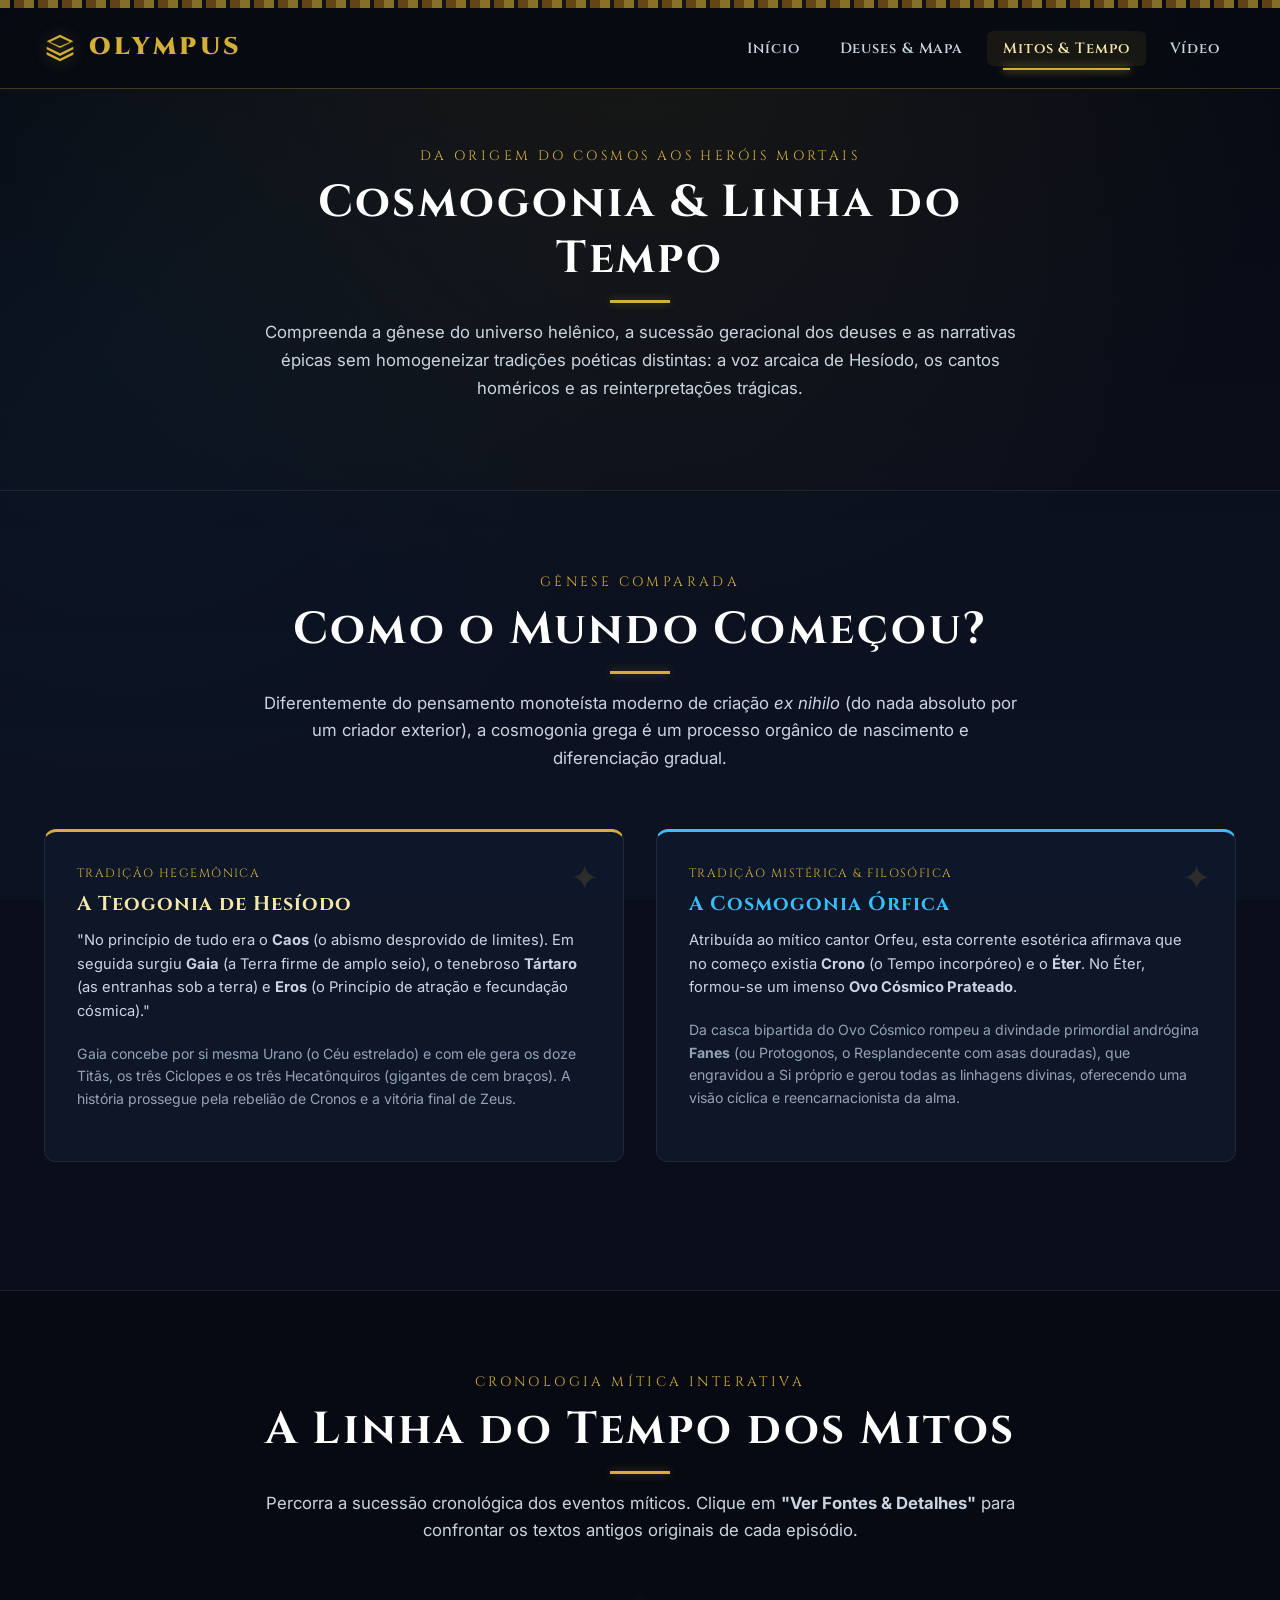
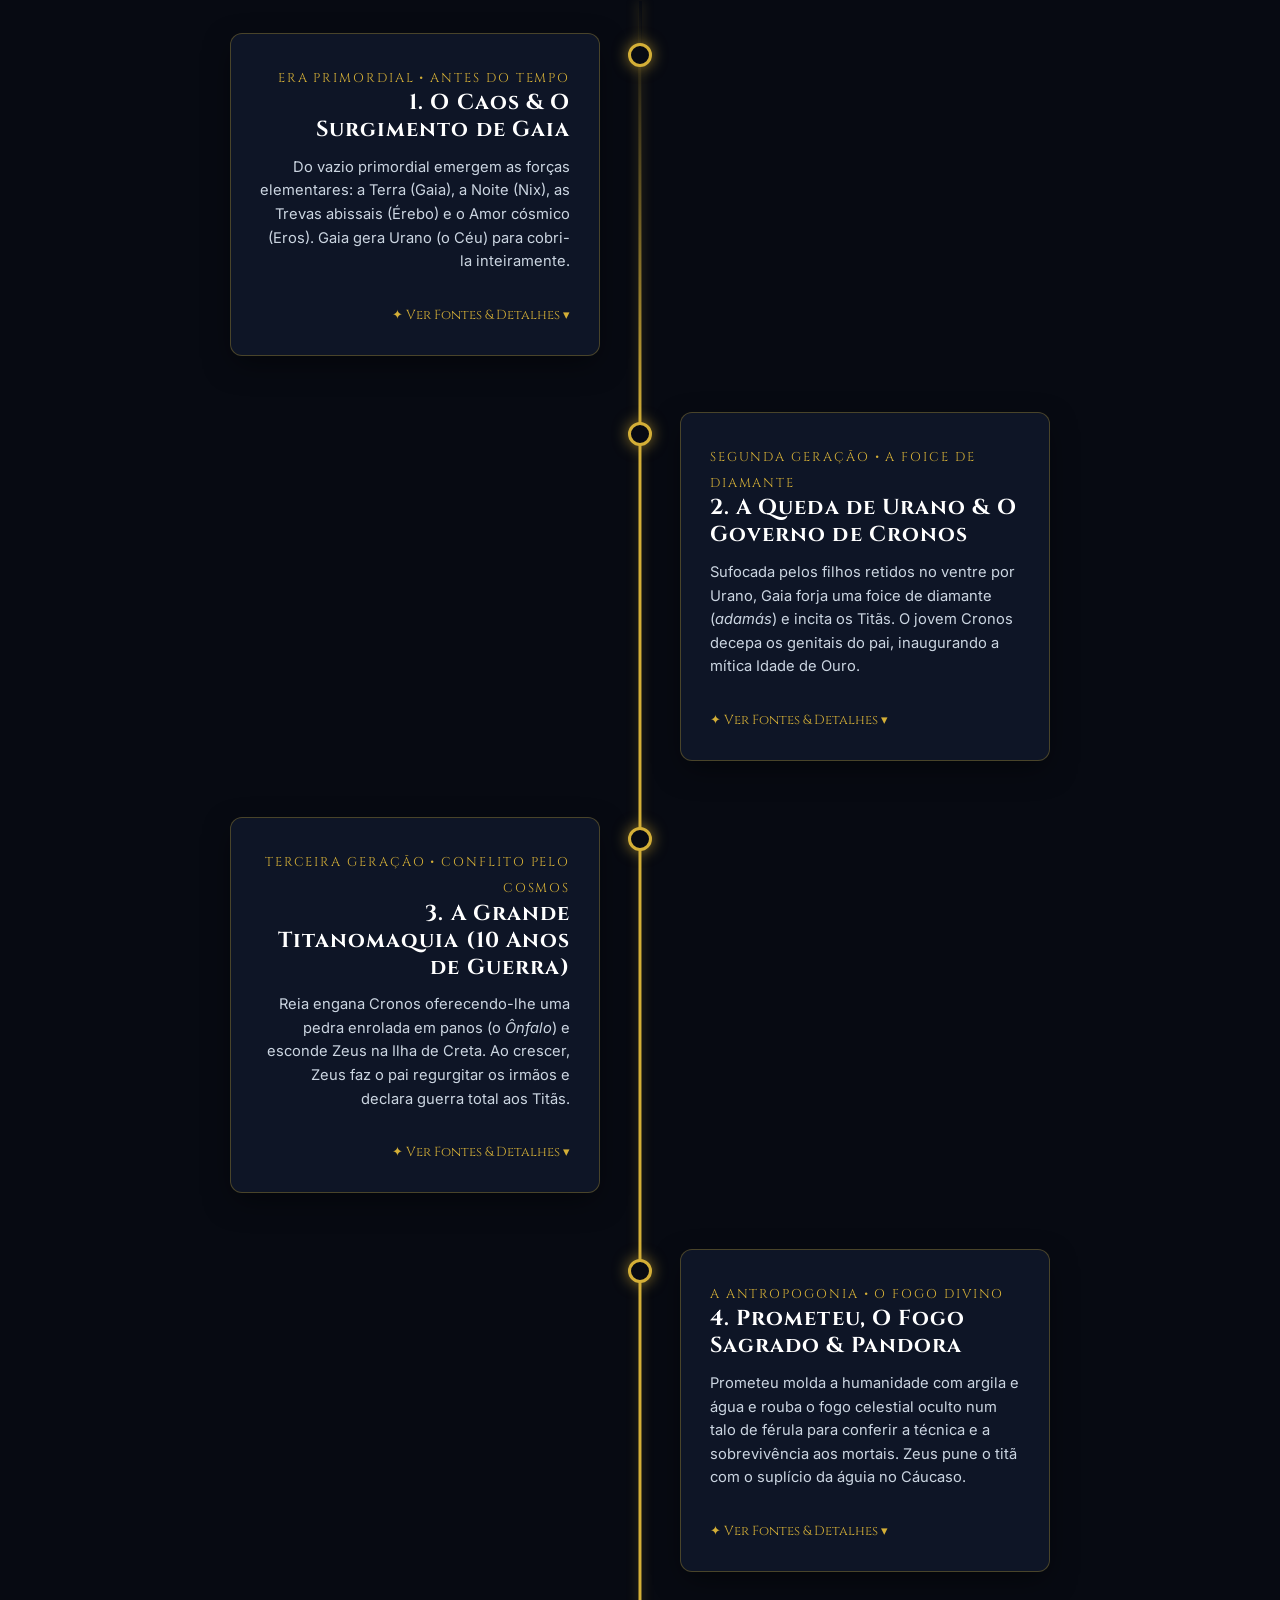
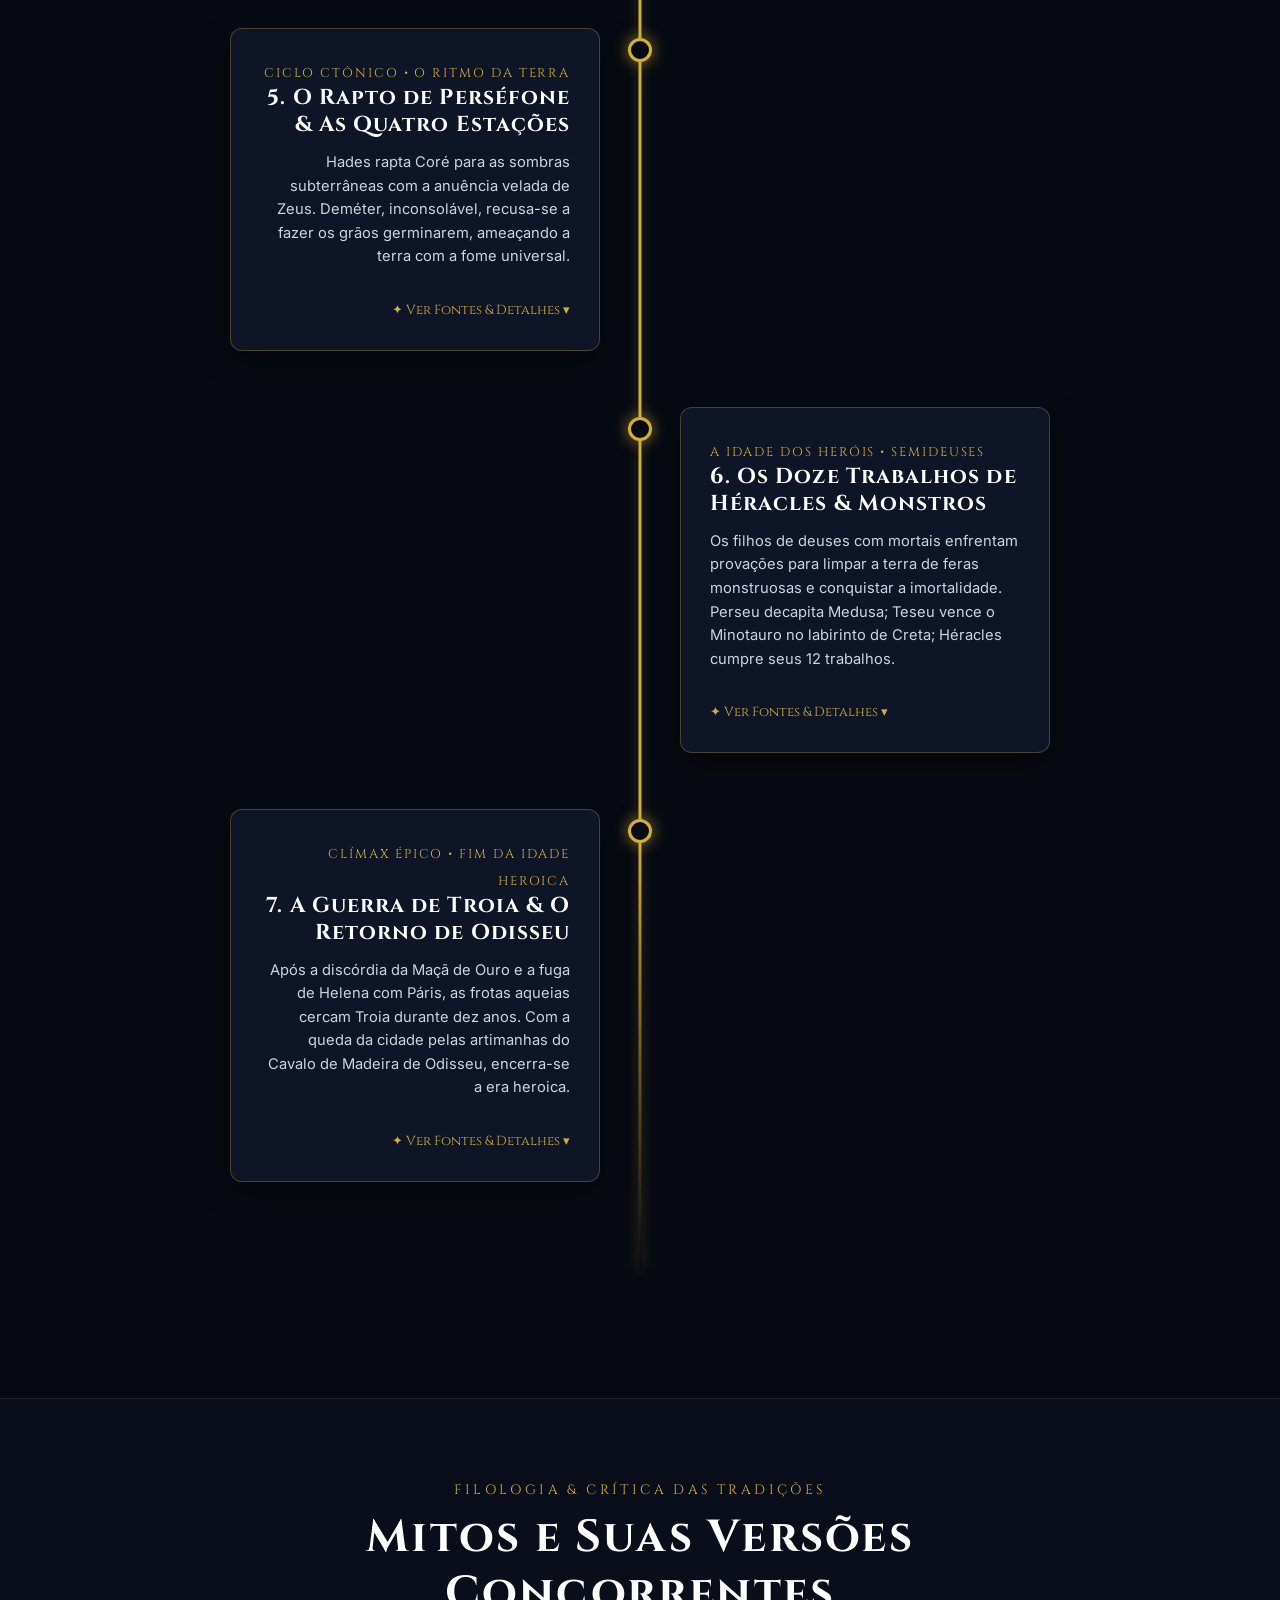
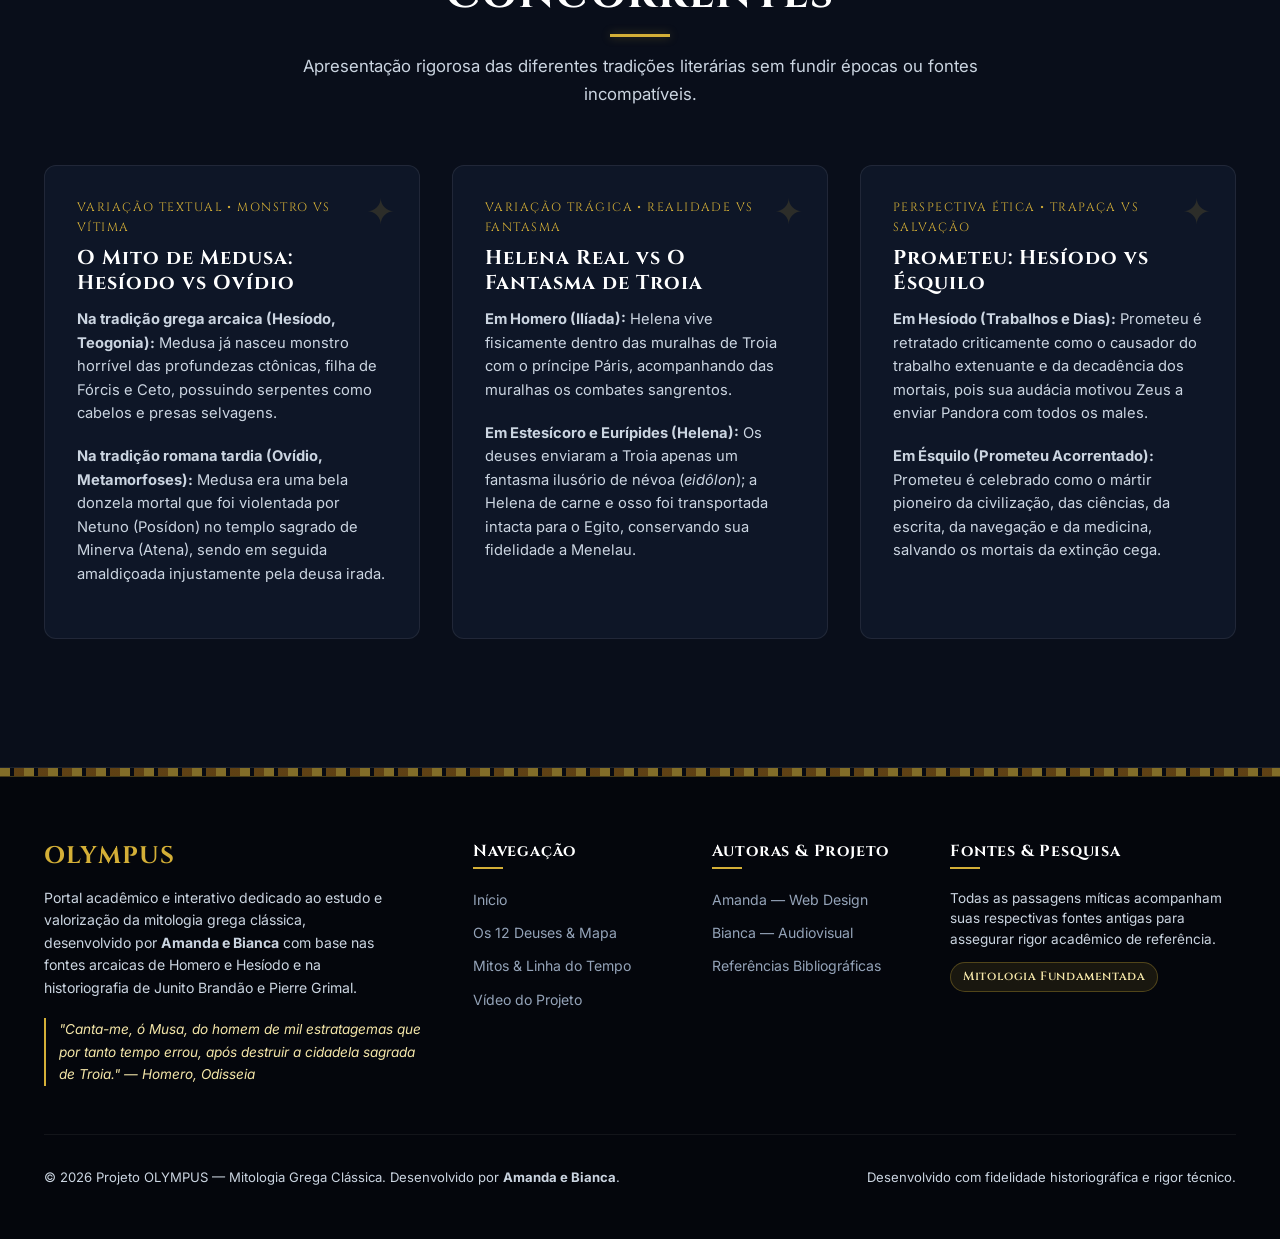
<file: mitos.html>
<!DOCTYPE html>
<html lang="pt-BR">
<head>
  <meta charset="UTF-8">
  <meta name="viewport" content="width=device-width, initial-scale=1.0">
  <meta name="description" content="A Cosmogonia grega completa, a Linha do Tempo Mitológica desde o Caos primordial até os heróis homéricos, e a análise crítica das versões variantes dos mitos.">
  <meta name="keywords" content="Cosmogonia Grega, Hesíodo, Teogonia, Titanomaquia, Prometeu, Linha do Tempo Mitológica, Héracles, Guerra de Troia">
  <title>OLYMPUS — Cosmogonia, Grandes Mitos & Linha do Tempo</title>
  
  <!-- CSS Externo Master -->
  <link rel="stylesheet" href="css/style.css">
  
  <link rel="icon" type="image/svg+xml" href="data:image/svg+xml,<svg xmlns='http://www.w3.org/2000/svg' viewBox='0 0 100 100'><circle cx='50' cy='50' r='45' fill='%23070a12' stroke='%23d4af37' stroke-width='6'/><polygon points='50,15 62,42 92,42 68,60 77,88 50,71 23,88 32,60 8,42 38,42' fill='%23d4af37'/></svg>">
</head>
<body>

  <!-- Padrão Decorativo Helênico Superior -->
  <div class="greek-border-pattern" aria-hidden="true"></div>

  <!-- Cabeçalho e Navegação Principal -->
  <header class="site-header">
    <div class="container nav-container">
      <a href="index.html" class="brand-logo" aria-label="OLYMPUS Mitologia Grega - Página Inicial">
        <svg viewBox="0 0 24 24" aria-hidden="true">
          <path d="M12 2L2 7l10 5 10-5-10-5zm0 8.7L4.5 7.5 12 4l7.5 3.5L12 10.7zM2 17l10 5 10-5v-2l-10 5-10-5v2zm0-4l10 5 10-5v-2l-10 5-10-5v2z"/>
        </svg>
        <span>OLYMPUS</span>
      </a>

      <!-- Menu Principal entre todas as 4 páginas -->
      <nav class="main-nav" aria-label="Navegação Principal do Portal">
        <ul class="nav-list">
          <li><a href="index.html" class="nav-link">Início</a></li>
          <li><a href="deuses.html" class="nav-link">Deuses & Mapa</a></li>
          <li><a href="mitos.html" class="nav-link active">Mitos & Tempo</a></li>
          <li><a href="video.html" class="nav-link">Vídeo</a></li>
        </ul>
        
        <button class="nav-toggle" aria-label="Abrir ou fechar menu de navegação" aria-expanded="false">
          <span></span>
          <span></span>
          <span></span>
        </button>
      </nav>
    </div>
  </header>

  <main id="main-content">
    
    <!-- Hero Secundário da Página de Mitos -->
    <section class="section" style="padding-top: 3.5rem; padding-bottom: 2rem;">
      <div class="container">
        <header class="section-header">
          <span class="section-kicker">Da Origem do Cosmos aos Heróis Mortais</span>
          <h1 class="section-title">Cosmogonia & Linha do Tempo</h1>
          <p class="section-desc">
            Compreenda a gênese do universo helênico, a sucessão geracional dos deuses e as narrativas épicas 
            sem homogeneizar tradições poéticas distintas: a voz arcaica de Hesíodo, os cantos homéricos e as reinterpretações trágicas.
          </p>
        </header>
      </div>
    </section>

    <!-- 1. A COSMOGONIA E COMPARAÇÃO DE TRADIÇÕES (CRITÉRIO A - CORRETUDE) -->
    <section class="section section-alt" aria-labelledby="cosmogonia-heading">
      <div class="container">
        
        <header class="section-header">
          <span class="section-kicker">Gênese Comparada</span>
          <h2 id="cosmogonia-heading" class="section-title">Como o Mundo Começou?</h2>
          <p class="section-desc">
            Diferentemente do pensamento monoteísta moderno de criação <em>ex nihilo</em> (do nada absoluto por um criador exterior), a cosmogonia grega é um processo orgânico de nascimento e diferenciação gradual.
          </p>
        </header>

        <div class="artifact-grid" style="grid-template-columns: repeat(auto-fit, minmax(340px, 1fr));">
          
          <article class="curiosity-card" style="border-top: 3px solid var(--gold-pure);">
            <span class="curiosity-tag">Tradição Hegemônica</span>
            <h3 style="color: var(--gold-light);">A Teogonia de Hesíodo</h3>
            <p>
              "No princípio de tudo era o <strong>Caos</strong> (o abismo desprovido de limites). Em seguida surgiu <strong>Gaia</strong> (a Terra firme de amplo seio), o tenebroso <strong>Tártaro</strong> (as entranhas sob a terra) e <strong>Eros</strong> (o Princípio de atração e fecundação cósmica)."
            </p>
            <p style="font-size: 0.88rem; color: var(--text-dim);">
              Gaia concebe por si mesma Urano (o Céu estrelado) e com ele gera os doze Titãs, os três Ciclopes e os três Hecatônquiros (gigantes de cem braços). A história prossegue pela rebelião de Cronos e a vitória final de Zeus.
            </p>
          </article>

          <article class="curiosity-card" style="border-top: 3px solid var(--sky-blue);">
            <span class="curiosity-tag">Tradição Mistérica & Filosófica</span>
            <h3 style="color: var(--sky-blue);">A Cosmogonia Órfica</h3>
            <p>
              Atribuída ao mítico cantor Orfeu, esta corrente esotérica afirmava que no começo existia <strong>Crono</strong> (o Tempo incorpóreo) e o <strong>Éter</strong>. No Éter, formou-se um imenso <strong>Ovo Cósmico Prateado</strong>.
            </p>
            <p style="font-size: 0.88rem; color: var(--text-dim);">
              Da casca bipartida do Ovo Cósmico rompeu a divindade primordial andrógina <strong>Fanes</strong> (ou Protogonos, o Resplandecente com asas douradas), que engravidou a Si próprio e gerou todas as linhagens divinas, oferecendo uma visão cíclica e reencarnacionista da alma.
            </p>
          </article>

        </div>

      </div>
    </section>

    <!-- 2. LINHA DO TEMPO MITOLÓGICA VISUAL E INTERATIVA (CRITÉRIO C.4) -->
    <section class="section" aria-labelledby="timeline-heading">
      <div class="container">
        
        <header class="section-header">
          <span class="section-kicker">Cronologia Mítica Interativa</span>
          <h2 id="timeline-heading" class="section-title">A Linha do Tempo dos Mitos</h2>
          <p class="section-desc">
            Percorra a sucessão cronológica dos eventos míticos. Clique em <strong>"Ver Fontes & Detalhes"</strong> para confrontar os textos antigos originais de cada episódio.
          </p>
        </header>

        <div class="timeline-container">

          <!-- Marco 1: Caos e Divindades Primordiais -->
          <div class="timeline-item">
            <div class="timeline-badge" title="Origem Cósmica" aria-hidden="true"></div>
            <article class="timeline-card">
              <span class="timeline-era">Era Primordial • Antes do Tempo</span>
              <h3 class="timeline-title">1. O Caos & O Surgimento de Gaia</h3>
              <p class="timeline-body">
                Do vazio primordial emergem as forças elementares: a Terra (Gaia), a Noite (Nix), as Trevas abissais (Érebo) e o Amor cósmico (Eros). Gaia gera Urano (o Céu) para cobri-la inteiramente.
              </p>
              <button class="timeline-toggle-btn" aria-label="Expandir detalhes textuais da Era Primordial">
                <span>✦ Ver Fontes & Detalhes ▾</span>
              </button>
              <div class="timeline-expandable">
                <p><strong>Fonte Primária:</strong> Hesíodo, <em>Teogonia</em>, versos 116-133.</p>
                <p><strong>Conceito Filosófico:</strong> <em>Khaos</em> para os gregos arcaicos não significava desordem confusa, mas "vazio aberto", uma fenda ou hiato onde as coisas podem passar a existir.</p>
              </div>
            </article>
          </div>

          <!-- Marco 2: O Reinado de Cronos e a Idade de Ouro -->
          <div class="timeline-item">
            <div class="timeline-badge" title="Era dos Titãs" aria-hidden="true"></div>
            <article class="timeline-card">
              <span class="timeline-era">Segunda Geração • A Foice de Diamante</span>
              <h3 class="timeline-title">2. A Queda de Urano & O Governo de Cronos</h3>
              <p class="timeline-body">
                Sufocada pelos filhos retidos no ventre por Urano, Gaia forja uma foice de diamante (<em>adamás</em>) e incita os Titãs. O jovem Cronos decepa os genitais do pai, inaugurando a mítica Idade de Ouro.
              </p>
              <button class="timeline-toggle-btn" aria-label="Expandir detalhes sobre Cronos">
                <span>✦ Ver Fontes & Detalhes ▾</span>
              </button>
              <div class="timeline-expandable">
                <p><strong>Nascimento de Afrodite:</strong> Da espuma formada pelo esperma de Urano caído nas águas nasce Afrodite no litoral de Chipre e Citera (Hesíodo).</p>
                <p><strong>O Terror da Profecia:</strong> Avisado de que seria destronado por um filho, Cronos passa a engolir os recém-nascidos gerados com Reia.</p>
              </div>
            </article>
          </div>

          <!-- Marco 3: A Titanomaquia -->
          <div class="timeline-item">
            <div class="timeline-badge" title="Guerra Cósmica" aria-hidden="true"></div>
            <article class="timeline-card">
              <span class="timeline-era">Terceira Geração • Conflito pelo Cosmos</span>
              <h3 class="timeline-title">3. A Grande Titanomaquia (10 Anos de Guerra)</h3>
              <p class="timeline-body">
                Reia engana Cronos oferecendo-lhe uma pedra enrolada em panos (o <em>Ônfalo</em>) e esconde Zeus na Ilha de Creta. Ao crescer, Zeus faz o pai regurgitar os irmãos e declara guerra total aos Titãs.
              </p>
              <button class="timeline-toggle-btn" aria-label="Expandir detalhes da Titanomaquia">
                <span>✦ Ver Fontes & Detalhes ▾</span>
              </button>
              <div class="timeline-expandable">
                <p><strong>Aliança Decisiva:</strong> Zeus desce ao Tártaro e liberta os Ciclopes e os Hecatônquiros. Os Ciclopes presenteiam Zeus com o Raio fulminante, Posídon com o Tridente e Hades com o Elmo da Invisibilidade.</p>
                <p><strong>Desfecho:</strong> Os Titãs derrotados são acorrentados no Tártaro, vigiados por muralhas triplas de bronze.</p>
              </div>
            </article>
          </div>

          <!-- Marco 4: A Criação do Homem e Prometeu -->
          <div class="timeline-item">
            <div class="timeline-badge" title="A Humanidade" aria-hidden="true"></div>
            <article class="timeline-card">
              <span class="timeline-era">A Antropogonia • O Fogo Divino</span>
              <h3 class="timeline-title">4. Prometeu, O Fogo Sagrado & Pandora</h3>
              <p class="timeline-body">
                Prometeu molda a humanidade com argila e água e rouba o fogo celestial oculto num talo de férula para conferir a técnica e a sobrevivência aos mortais. Zeus pune o titã com o suplício da águia no Cáucaso.
              </p>
              <button class="timeline-toggle-btn" aria-label="Expandir detalhes sobre Prometeu e Pandora">
                <span>✦ Ver Fontes & Detalhes ▾</span>
              </button>
              <div class="timeline-expandable">
                <p><strong>A Jarra de Pandora:</strong> Como retaliação aos mortais, Hefesto e Atena criam a primeira mulher, Pandora. Ao destampar a grande jarra (<em>píthos</em>), espalham-se as doenças e aflições, restando no fundo apenas a Esperança (<em>Elpis</em>).</p>
                <p><strong>Hesíodo vs Ésquilo:</strong> Para Hesíodo, Prometeu é um rebelde soberbo; para Ésquilo, é o benfeitor martirizado da razão humana.</p>
              </div>
            </article>
          </div>

          <!-- Marco 5: O Rapto de Perséfone e as Estações -->
          <div class="timeline-item">
            <div class="timeline-badge" title="Ciclo da Natureza" aria-hidden="true"></div>
            <article class="timeline-card">
              <span class="timeline-era">Ciclo Ctônico • O Ritmo da Terra</span>
              <h3 class="timeline-title">5. O Rapto de Perséfone & As Quatro Estações</h3>
              <p class="timeline-body">
                Hades rapta Coré para as sombras subterrâneas com a anuência velada de Zeus. Deméter, inconsolável, recusa-se a fazer os grãos germinarem, ameaçando a terra com a fome universal.
              </p>
              <button class="timeline-toggle-btn" aria-label="Expandir detalhes sobre o ciclo de Perséfone">
                <span>✦ Ver Fontes & Detalhes ▾</span>
              </button>
              <div class="timeline-expandable">
                <p><strong>O Grão da Romã:</strong> Por ter ingerido sementes de romã no Submundo, Perséfone sela o pacto de retornar um terço do ano ao reino subterrâneo (Inverno) e passar os outros dois terços na superfície com a mãe (Primavera e Verão).</p>
                <p><strong>Fonte:</strong> <em>Hino Homérico a Deméter</em> (séc. VII a.C.).</p>
              </div>
            </article>
          </div>

          <!-- Marco 6: Os Grandes Heróis e Monstros -->
          <div class="timeline-item">
            <div class="timeline-badge" title="Ciclo Heroico" aria-hidden="true"></div>
            <article class="timeline-card">
              <span class="timeline-era">A Idade dos Heróis • Semideuses</span>
              <h3 class="timeline-title">6. Os Doze Trabalhos de Héracles & Monstros</h3>
              <p class="timeline-body">
                Os filhos de deuses com mortais enfrentam provações para limpar a terra de feras monstruosas e conquistar a imortalidade. Perseu decapita Medusa; Teseu vence o Minotauro no labirinto de Creta; Héracles cumpre seus 12 trabalhos.
              </p>
              <button class="timeline-toggle-btn" aria-label="Expandir detalhes dos heróis">
                <span>✦ Ver Fontes & Detalhes ▾</span>
              </button>
              <div class="timeline-expandable">
                <p><strong>O Sentido do Herói Grego:</strong> O herói helênico (<em>heros</em>) não é um santo moral perfeito, mas um ser dotado de <em>kleos</em> (fama imperecível) e <em>hubris</em> (descomedimento trágico que desafia os limites divinos).</p>
              </div>
            </article>
          </div>

          <!-- Marco 7: A Guerra de Troia -->
          <div class="timeline-item">
            <div class="timeline-badge" title="O Crepúsculo dos Heróis" aria-hidden="true"></div>
            <article class="timeline-card">
              <span class="timeline-era">Clímax Épico • Fim da Idade Heroica</span>
              <h3 class="timeline-title">7. A Guerra de Troia & O Retorno de Odisseu</h3>
              <p class="timeline-body">
                Após a discórdia da Maçã de Ouro e a fuga de Helena com Páris, as frotas aqueias cercam Troia durante dez anos. Com a queda da cidade pelas artimanhas do Cavalo de Madeira de Odisseu, encerra-se a era heroica.
              </p>
              <button class="timeline-toggle-btn" aria-label="Expandir detalhes homéricos">
                <span>✦ Ver Fontes & Detalhes ▾</span>
              </button>
              <div class="timeline-expandable">
                <p><strong>Fontes Canônicas:</strong> Homero, <em>Ilíada</em> (o canto da ira de Aquiles) e <em>Odisseia</em> (as errâncias marítimas de dez anos de Odisseu para retornar à ilha de Ítaca).</p>
                <p><strong>Separação Definitiva:</strong> Após Troia, os deuses distanciam-se definitivamente do convívio direto com os mortais.</p>
              </div>
            </article>
          </div>

        </div>

      </div>
    </section>

    <!-- 3. ANÁLISE CRÍTICA DE MITOS COM VERSÕES DIVERGENTES (CRITÉRIO A - CORRETUDE) -->
    <section class="section section-alt" aria-labelledby="variantes-heading">
      <div class="container">
        
        <header class="section-header">
          <span class="section-kicker">Filologia & Crítica das Tradições</span>
          <h2 id="variantes-heading" class="section-title">Mitos e Suas Versões Concorrentes</h2>
          <p class="section-desc">
            Apresentação rigorosa das diferentes tradições literárias sem fundir épocas ou fontes incompatíveis.
          </p>
        </header>

        <div class="artifact-grid" style="grid-template-columns: repeat(auto-fit, minmax(320px, 1fr));">
          
          <!-- Mito 1: Medusa -->
          <article class="curiosity-card">
            <span class="curiosity-tag">Variação Textual • Monstro vs Vítima</span>
            <h3>O Mito de Medusa: Hesíodo vs Ovídio</h3>
            <p>
              <strong>Na tradição grega arcaica (Hesíodo, Teogonia):</strong> Medusa já nasceu monstro horrível das profundezas ctônicas, filha de Fórcis e Ceto, possuindo serpentes como cabelos e presas selvagens.
            </p>
            <p>
              <strong>Na tradição romana tardia (Ovídio, Metamorfoses):</strong> Medusa era uma bela donzela mortal que foi violentada por Netuno (Posídon) no templo sagrado de Minerva (Atena), sendo em seguida amaldiçoada injustamente pela deusa irada.
            </p>
          </article>

          <!-- Mito 2: O Destino de Helena -->
          <article class="curiosity-card">
            <span class="curiosity-tag">Variação Trágica • Realidade vs Fantasma</span>
            <h3>Helena Real vs O Fantasma de Troia</h3>
            <p>
              <strong>Em Homero (Ilíada):</strong> Helena vive fisicamente dentro das muralhas de Troia com o príncipe Páris, acompanhando das muralhas os combates sangrentos.
            </p>
            <p>
              <strong>Em Estesícoro e Eurípides (Helena):</strong> Os deuses enviaram a Troia apenas um fantasma ilusório de névoa (<em>eidôlon</em>); a Helena de carne e osso foi transportada intacta para o Egito, conservando sua fidelidade a Menelau.
            </p>
          </article>

          <!-- Mito 3: O Roubo do Fogo -->
          <article class="curiosity-card">
            <span class="curiosity-tag">Perspectiva Ética • Trapaça vs Salvação</span>
            <h3>Prometeu: Hesíodo vs Ésquilo</h3>
            <p>
              <strong>Em Hesíodo (Trabalhos e Dias):</strong> Prometeu é retratado criticamente como o causador do trabalho extenuante e da decadência dos mortais, pois sua audácia motivou Zeus a enviar Pandora com todos os males.
            </p>
            <p>
              <strong>Em Ésquilo (Prometeu Acorrentado):</strong> Prometeu é celebrado como o mártir pioneiro da civilização, das ciências, da escrita, da navegação e da medicina, salvando os mortais da extinção cega.
            </p>
          </article>

        </div>

      </div>
    </section>

  </main>

  <!-- Padrão Decorativo Helênico Inferior -->
  <div class="greek-border-pattern" aria-hidden="true"></div>

  <!-- Rodapé Institucional Completo em Todas as Páginas (Critério B) -->
  <footer class="site-footer">
    <div class="container">
      <div class="footer-grid">
        
        <div class="footer-brand">
          <h4>OLYMPUS</h4>
          <p>
            Portal acadêmico e interativo dedicado ao estudo e valorização da mitologia grega clássica, desenvolvido por <strong>Amanda e Bianca</strong> com base nas fontes arcaicas de Homero e Hesíodo e na historiografia de Junito Brandão e Pierre Grimal.
          </p>
          <div class="footer-quote">
            "Canta-me, ó Musa, do homem de mil estratagemas que por tanto tempo errou, após destruir a cidadela sagrada de Troia." — Homero, Odisseia
          </div>
        </div>

        <div class="footer-col">
          <h5>Navegação</h5>
          <ul class="footer-links">
            <li><a href="index.html">Início</a></li>
            <li><a href="deuses.html">Os 12 Deuses & Mapa</a></li>
            <li><a href="mitos.html">Mitos & Linha do Tempo</a></li>
            <li><a href="video.html">Vídeo do Projeto</a></li>
          </ul>
        </div>

        <div class="footer-col">
          <h5>Autoras & Projeto</h5>
          <ul class="footer-links">
            <li><a href="video.html#autoras-heading">Amanda — Web Design</a></li>
            <li><a href="video.html#autoras-heading">Bianca — Audiovisual</a></li>
            <li><a href="video.html#criterios">Referências Bibliográficas</a></li>
          </ul>
        </div>

        <div class="footer-col">
          <h5>Fontes & Pesquisa</h5>
          <p style="font-size: 0.85rem; line-height: 1.5; margin-bottom: 0.8rem;">
            Todas as passagens míticas acompanham suas respectivas fontes antigas para assegurar rigor acadêmico de referência.
          </p>
          <span class="badge">Mitologia Fundamentada</span>
        </div>

      </div>

      <div class="footer-bottom">
        <p>&copy; 2026 Projeto OLYMPUS — Mitologia Grega Clássica. Desenvolvido por <strong>Amanda e Bianca</strong>.</p>
        <p>Desenvolvido com fidelidade historiográfica e rigor técnico.</p>
      </div>
    </div>
  </footer>

  <!-- Script JavaScript Master -->
  <script src="js/main.js"></script>
</body>
</html>
</file>
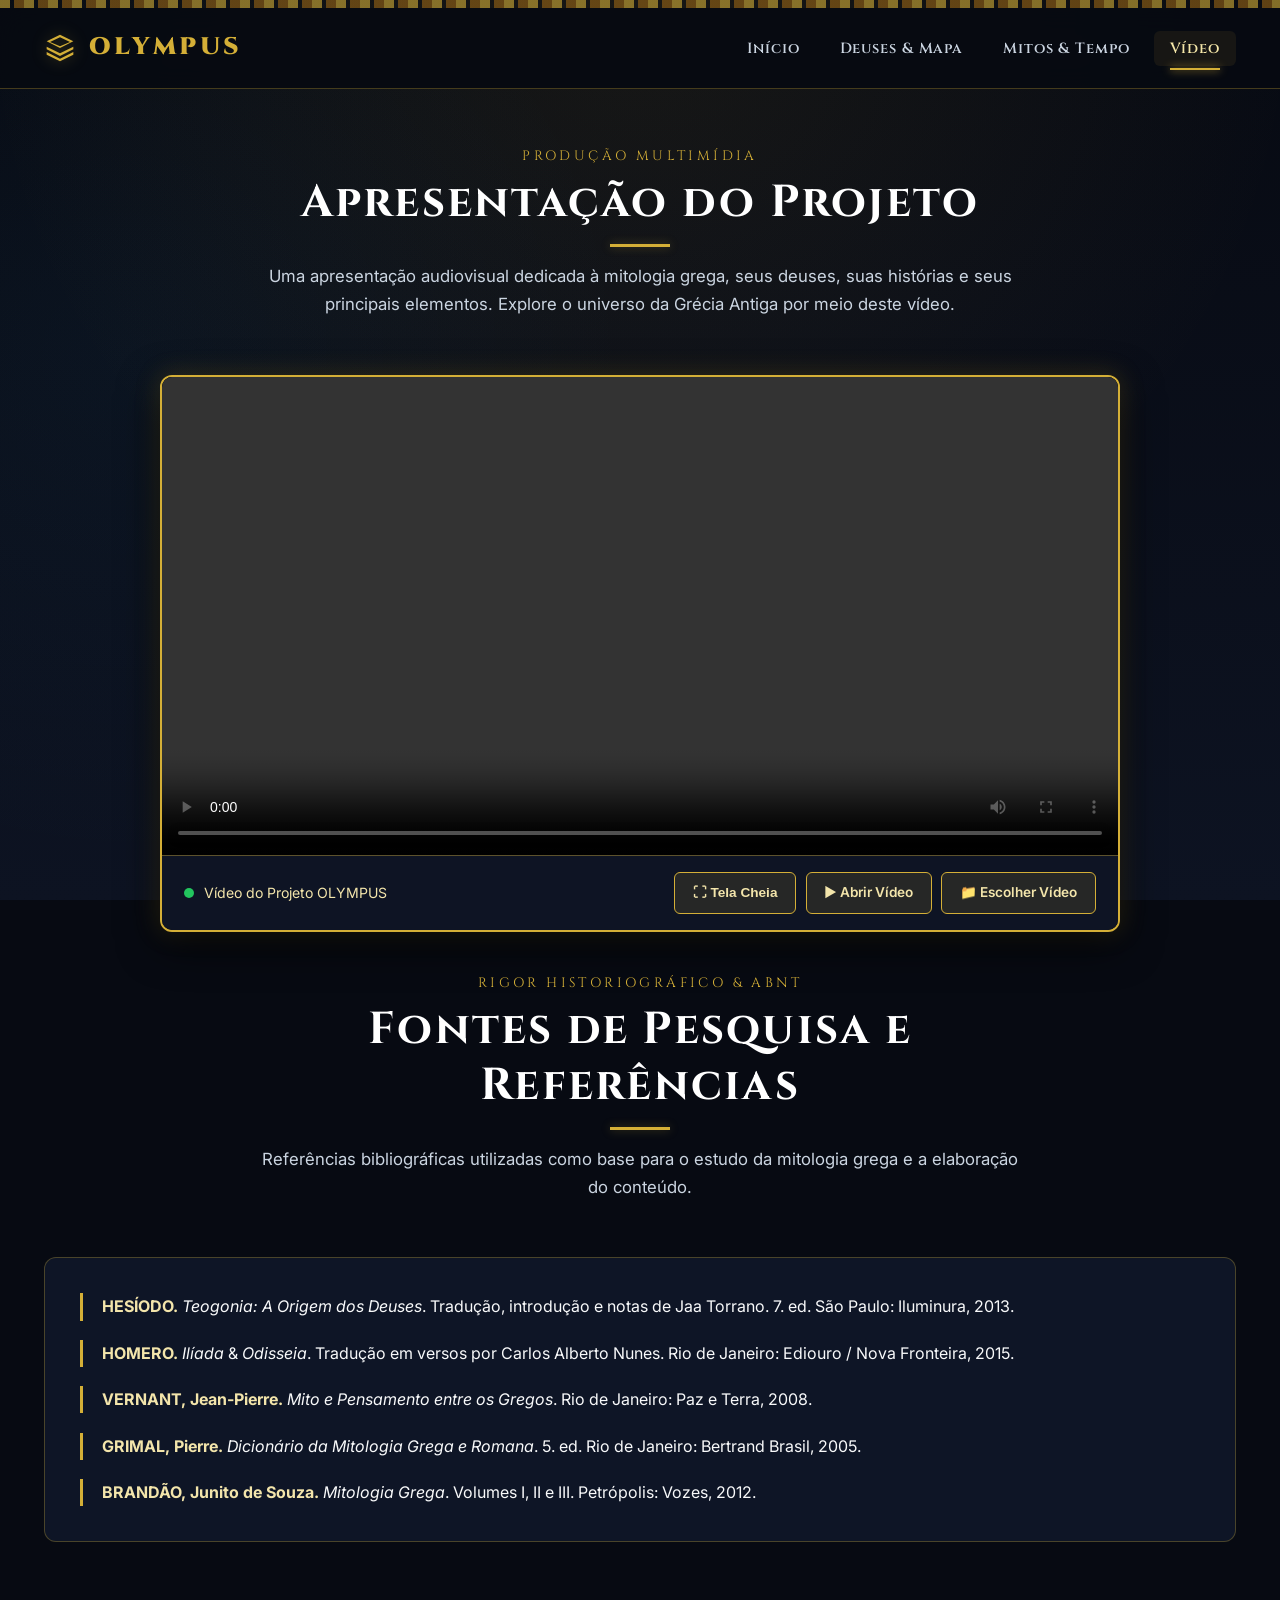
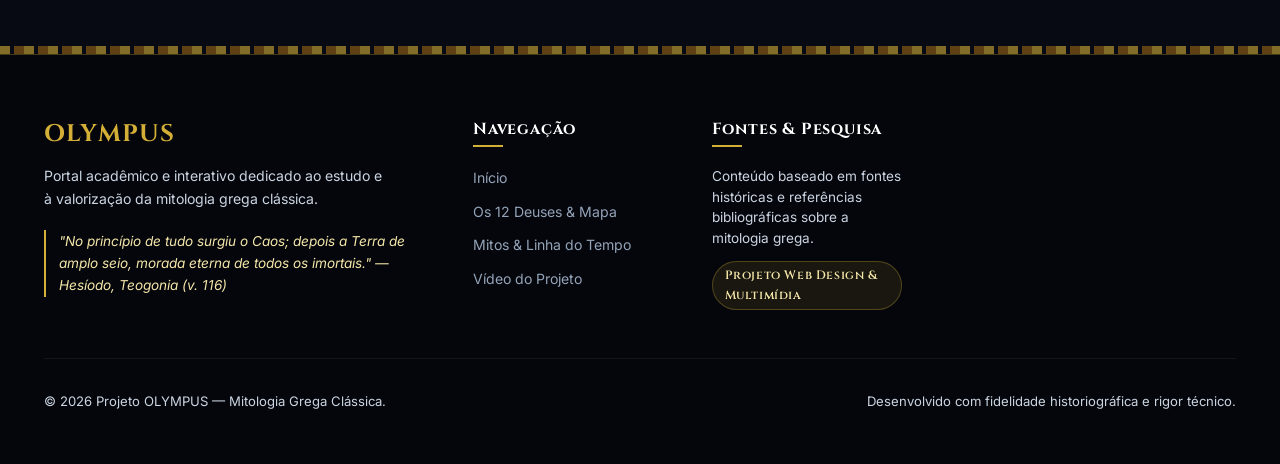
<file: video.html>
<!DOCTYPE html>
<html lang="pt-BR">
<head>
  <meta charset="UTF-8">
  <meta name="viewport" content="width=device-width, initial-scale=1.0">

  <meta name="description" content="Vídeo do projeto OLYMPUS sobre mitologia grega.">
  <meta name="keywords" content="OLYMPUS, Mitologia Grega, Deuses Gregos, Vídeo">

  <title>OLYMPUS — Vídeo do Projeto</title>

  <link rel="stylesheet" href="css/style.css">

  <link rel="icon" type="image/svg+xml" href="data:image/svg+xml,<svg xmlns='http://www.w3.org/2000/svg' viewBox='0 0 100 100'><circle cx='50' cy='50' r='45' fill='%23070a12' stroke='%23d4af37' stroke-width='6'/><polygon points='50,15 62,42 92,42 68,60 77,88 50,71 23,88 32,60 8,42 38,42' fill='%23d4af37'/></svg>">

  <style>
    .video-container-box {
      max-width: 960px;
      margin: 0 auto 2.5rem;
      background: #070a12;
      border: 2px solid #d4af37;
      border-radius: 12px;
      overflow: hidden;
      box-shadow: 0 12px 40px rgba(0,0,0,0.8),
                  0 0 25px rgba(212,175,55,0.25);
    }

    .video-player-wrap {
      background: #000;
      position: relative;
      width: 100%;
      min-height: 250px;
      display: flex;
      align-items: center;
      justify-content: center;
    }

    .main-video {
      width: 100%;
      max-height: 540px;
      display: block;
      background: #000;
    }

    .video-controls-panel {
      padding: 1rem 1.4rem;
      background: #0e1424;
      border-top: 1px solid rgba(212,175,55,0.4);
      display: flex;
      flex-wrap: wrap;
      justify-content: space-between;
      align-items: center;
      gap: 1rem;
    }

    .btn-action-tool {
      background: rgba(212,175,55,0.12);
      border: 1px solid #d4af37;
      color: #f3e5ab;
      padding: 0.55rem 1.1rem;
      border-radius: 6px;
      font-size: 0.85rem;
      font-weight: 600;
      cursor: pointer;
      text-decoration: none;
      display: inline-flex;
      align-items: center;
      gap: 0.4rem;
      transition: all 0.2s ease;
    }

    .btn-action-tool:hover {
      background: #d4af37;
      color: #070a12;
      box-shadow: 0 0 15px rgba(212,175,55,0.4);
    }

    .video-fallback-box {
      display: none;
      background: rgba(212,175,55,0.08);
      border: 1px dashed #d4af37;
      border-radius: 8px;
      padding: 1.2rem;
      margin: 1rem 1.4rem;
      text-align: center;
    }

    .references-box {
      background: var(--bg-card, #0e1424);
      border: 1px solid var(--border-gold, rgba(212,175,55,0.3));
      border-radius: 12px;
      padding: 2.2rem;
      margin-bottom: 3rem;
    }

    .references-list {
      list-style: none;
      padding: 0;
      margin: 0;
      display: flex;
      flex-direction: column;
      gap: 1.2rem;
    }

    .references-list li {
      border-left: 3px solid #d4af37;
      padding-left: 1.2rem;
      line-height: 1.7;
    }

    .references-list strong {
      color: #f3e5ab;
    }

    @media (max-width: 600px) {
      .video-player-wrap {
        min-height: 180px;
      }

      .video-controls-panel {
        padding: 1rem;
      }

      .references-box {
        padding: 1.2rem;
      }
    }
  </style>
</head>

<body>

  <div class="greek-border-pattern" aria-hidden="true"></div>

  <!-- CABEÇALHO -->
  <header class="site-header">
    <div class="container nav-container">

      <a href="index.html" class="brand-logo" aria-label="OLYMPUS - Página Inicial">
        <svg viewBox="0 0 24 24" aria-hidden="true">
          <path d="M12 2L2 7l10 5 10-5-10-5zm0 8.7L4.5 7.5 12 4l7.5 3.5L12 10.7zM2 17l10 5 10-5v-2l-10 5-10-5v2zm0-4l10 5 10-5v-2l-10 5-10-5v2z"/>
        </svg>
        <span>OLYMPUS</span>
      </a>

      <nav class="main-nav" aria-label="Navegação Principal do Portal">
        <ul class="nav-list">
          <li><a href="index.html" class="nav-link">Início</a></li>
          <li><a href="deuses.html" class="nav-link">Deuses & Mapa</a></li>
          <li><a href="mitos.html" class="nav-link">Mitos & Tempo</a></li>
          <li><a href="video.html" class="nav-link active">Vídeo</a></li>
        </ul>

        <button class="nav-toggle" aria-label="Abrir ou fechar menu de navegação" aria-expanded="false">
          <span></span>
          <span></span>
          <span></span>
        </button>
      </nav>

    </div>
  </header>

  <!-- CONTEÚDO PRINCIPAL -->
  <main id="main-content">

    <section class="section video-hero-section" style="padding-top: 3.5rem; padding-bottom: 3.5rem;">
      <div class="container">

        <header class="section-header">
          <span class="section-kicker">Produção Multimídia</span>

          <h1 class="section-title">Apresentação do Projeto</h1>

          <p class="section-desc">
            Uma apresentação audiovisual dedicada à mitologia grega,
            seus deuses, suas histórias e seus principais elementos.
            Explore o universo da Grécia Antiga por meio deste vídeo.
          </p>
        </header>

        <!-- PLAYER DE VÍDEO -->
        <div class="video-container-box">

          <div class="video-player-wrap">

            <video
              id="projectVideo"
              class="main-video"
              controls
              preload="metadata"
              playsinline
            >
              <source
                src="WhatsApp%20Video%202026-11-10%20at%2020.35.36%20%281%29.mp4"
                type="video/mp4"
              >

              Seu navegador não suporta a reprodução de vídeos HTML5.
            </video>

          </div>

          <!-- AVISO CASO O VÍDEO NÃO CARREGUE -->
          <div id="videoFallbackNotice" class="video-fallback-box">

            <p style="color: #f3e5ab; font-size: 0.95rem; margin-bottom: 0.8rem;">
              Não foi possível carregar o vídeo automaticamente.
              Você pode selecioná-lo diretamente no seu computador.
            </p>

            <label for="directVideoPicker" class="btn-action-tool">
              📁 Selecionar vídeo do computador
            </label>

          </div>

          <!-- CONTROLES -->
          <div class="video-controls-panel">

            <div style="display: flex; align-items: center; gap: 0.6rem;">

              <span
                id="videoStatusDot"
                style="width: 10px; height: 10px; border-radius: 50%; background: #22c55e; display: inline-block;"
              ></span>

              <span id="videoStatusLabel" style="font-size: 0.88rem; color: #f3e5ab;">
                Vídeo do Projeto OLYMPUS
              </span>

            </div>

            <div style="display: flex; flex-wrap: wrap; gap: 0.6rem;">

              <button
                type="button"
                id="btnCustomFullscreen"
                class="btn-action-tool"
                title="Abrir vídeo em tela cheia"
              >
                ⛶ Tela Cheia
              </button>

              <a
                href="WhatsApp%20Video%202026-11-10%20at%2020.35.36%20%281%29.mp4"
                target="_blank"
                rel="noopener noreferrer"
                class="btn-action-tool"
              >
                ▶ Abrir Vídeo
              </a>

              <label for="directVideoPicker" class="btn-action-tool" style="cursor: pointer;">
                📁 Escolher Vídeo
              </label>

              <input
                type="file"
                id="directVideoPicker"
                accept="video/mp4,video/*"
                style="display: none;"
              >

            </div>
          </div>

        </div>

        <!-- REFERÊNCIAS BIBLIOGRÁFICAS -->
        <header id="criterios" class="section-header">
          <span class="section-kicker">Rigor Historiográfico & ABNT</span>

          <h2 class="section-title">Fontes de Pesquisa e Referências</h2>

          <p class="section-desc">
            Referências bibliográficas utilizadas como base para
            o estudo da mitologia grega e a elaboração do conteúdo.
          </p>
        </header>

        <div class="references-box">

          <ul class="references-list">

            <li>
              <strong>HESÍODO.</strong>
              <em>Teogonia: A Origem dos Deuses</em>.
              Tradução, introdução e notas de Jaa Torrano.
              7. ed. São Paulo: Iluminura, 2013.
            </li>

            <li>
              <strong>HOMERO.</strong>
              <em>Ilíada</em> &amp; <em>Odisseia</em>.
              Tradução em versos por Carlos Alberto Nunes.
              Rio de Janeiro: Ediouro / Nova Fronteira, 2015.
            </li>

            <li>
              <strong>VERNANT, Jean-Pierre.</strong>
              <em>Mito e Pensamento entre os Gregos</em>.
              Rio de Janeiro: Paz e Terra, 2008.
            </li>

            <li>
              <strong>GRIMAL, Pierre.</strong>
              <em>Dicionário da Mitologia Grega e Romana</em>.
              5. ed. Rio de Janeiro: Bertrand Brasil, 2005.
            </li>

            <li>
              <strong>BRANDÃO, Junito de Souza.</strong>
              <em>Mitologia Grega</em>.
              Volumes I, II e III. Petrópolis: Vozes, 2012.
            </li>

          </ul>

        </div>

      </div>
    </section>

  </main>

  <!-- BORDA INFERIOR -->
  <div class="greek-border-pattern" aria-hidden="true"></div>

  <!-- RODAPÉ -->
  <footer class="site-footer">
    <div class="container">

      <div class="footer-grid">

        <div class="footer-brand">
          <h4>OLYMPUS</h4>

          <p>
            Portal acadêmico e interativo dedicado ao estudo
            e à valorização da mitologia grega clássica.
          </p>

          <div class="footer-quote">
            "No princípio de tudo surgiu o Caos; depois a Terra
            de amplo seio, morada eterna de todos os imortais."
            — Hesíodo, Teogonia (v. 116)
          </div>
        </div>

        <div class="footer-col">
          <h5>Navegação</h5>

          <ul class="footer-links">
            <li><a href="index.html">Início</a></li>
            <li><a href="deuses.html">Os 12 Deuses & Mapa</a></li>
            <li><a href="mitos.html">Mitos & Linha do Tempo</a></li>
            <li><a href="video.html">Vídeo do Projeto</a></li>
          </ul>
        </div>

        <div class="footer-col">
          <h5>Fontes & Pesquisa</h5>

          <p style="font-size: 0.85rem; line-height: 1.5; margin-bottom: 0.8rem;">
            Conteúdo baseado em fontes históricas e referências
            bibliográficas sobre a mitologia grega.
          </p>

          <span class="badge">Projeto Web Design & Multimídia</span>
        </div>

      </div>

      <div class="footer-bottom">
        <p>&copy; 2026 Projeto OLYMPUS — Mitologia Grega Clássica.</p>
        <p>Desenvolvido com fidelidade historiográfica e rigor técnico.</p>
      </div>

    </div>
  </footer>

  <!-- JAVASCRIPT -->
  <script src="js/main.js"></script>

  <script>
    (function() {

      const video = document.getElementById('projectVideo');
      const fallback = document.getElementById('videoFallbackNotice');
      const picker = document.getElementById('directVideoPicker');
      const statusLabel = document.getElementById('videoStatusLabel');
      const statusDot = document.getElementById('videoStatusDot');
      const fullscreenButton = document.getElementById('btnCustomFullscreen');

      if (!video) return;

      // Verifica se o vídeo carregou corretamente
      video.addEventListener('loadeddata', function() {

        fallback.style.display = 'none';

        statusLabel.textContent = 'Vídeo carregado com sucesso!';

        statusDot.style.background = '#22c55e';
        statusDot.style.boxShadow = '0 0 10px #22c55e';

      });

      // Mostra uma alternativa se o arquivo não for encontrado
      video.addEventListener('error', function() {

        fallback.style.display = 'block';

        statusLabel.textContent = 'Não foi possível carregar o vídeo.';

        statusDot.style.background = '#eab308';
        statusDot.style.boxShadow = '0 0 10px #eab308';

      });

      // Permite selecionar um vídeo diretamente do computador
      picker.addEventListener('change', function(event) {

        const file = event.target.files[0];

        if (!file) return;

        const temporaryUrl = URL.createObjectURL(file);

        video.src = temporaryUrl;
        video.load();

        video.play().catch(function() {});

        fallback.style.display = 'none';

        statusLabel.textContent = 'Vídeo selecionado: ' + file.name;

        statusDot.style.background = '#22c55e';
        statusDot.style.boxShadow = '0 0 10px #22c55e';

      });

      // Tela cheia
      fullscreenButton.addEventListener('click', function() {

        if (!document.fullscreenElement) {

          if (video.requestFullscreen) {
            video.requestFullscreen();
          }

        } else {

          if (document.exitFullscreen) {
            document.exitFullscreen();
          }

        }

      });

    })();
  </script>

</body>
</html>
</file>
<file: css/style.css>
/* ==========================================================================
   OLYMPUS — CSS MASTER STYLESHEET
   Identidade Visual Mitológica Clássica & Moderna
   Desenvolvido para critérios de Corretude, Completude e Criatividade
   ========================================================================== */

/* --- Importação de Tipografia Clássica e Contemporânea --- */
@import url('https://fonts.googleapis.com/css2?family=Cinzel:wght@400;600;700;900&family=Cinzel+Decorative:wght@700&family=Inter:wght@300;400;500;600;700&display=swap');

/* --- Variáveis Globais de Design (Design Tokens) --- */
:root {
  /* Paleta de Cores Mitológica */
  --bg-primary: #070a12;
  --bg-secondary: #0d1322;
  --bg-card: rgba(16, 24, 43, 0.85);
  --bg-card-hover: rgba(22, 33, 58, 0.95);
  --bg-glass: rgba(13, 19, 34, 0.75);
  
  /* Ouros e Metais Olímpicos */
  --gold-pure: #d4af37;
  --gold-light: #f5e7a9;
  --gold-dark: #996515;
  --gold-glow: rgba(212, 175, 55, 0.35);
  --gold-glow-intense: rgba(212, 175, 55, 0.65);
  --bronze: #c57d38;

  /* Mármores e Textos */
  --marble-pure: #ffffff;
  --marble-light: #f8f9fa;
  --marble-muted: #cbd5e1;
  --text-dim: #94a3b8;
  
  /* Elementos Celestiais & Acentos */
  --sky-blue: #38bdf8;
  --ocean-blue: #0284c7;
  --crimson-ares: #dc2626;
  --border-gold: rgba(212, 175, 55, 0.3);
  --border-subtle: rgba(255, 255, 255, 0.08);

  /* Tipografia */
  --font-serif: 'Cinzel', Georgia, serif;
  --font-decorative: 'Cinzel Decorative', Georgia, serif;
  --font-sans: 'Inter', -apple-system, BlinkMacSystemFont, "Segoe UI", Roboto, sans-serif;

  /* Espaçamentos e Estrutura */
  --container-max: 1240px;
  --nav-height: 80px;
  --radius-sm: 6px;
  --radius-md: 12px;
  --radius-lg: 20px;
  --shadow-card: 0 10px 30px -5px rgba(0, 0, 0, 0.5);
  --shadow-gold: 0 0 25px var(--gold-glow);
  --transition-fast: 0.2s ease;
  --transition-smooth: 0.4s cubic-bezier(0.16, 1, 0.3, 1);
}

/* --- Reset e Configurações Base --- */
*, *::before, *::after {
  box-sizing: border-box;
  margin: 0;
  padding: 0;
}

html {
  scroll-behavior: smooth;
  font-size: 16px;
  background-color: var(--bg-primary);
  color: var(--marble-light);
}

body {
  font-family: var(--font-sans);
  line-height: 1.65;
  background-color: var(--bg-primary);
  background-image: 
    radial-gradient(circle at 50% 0%, rgba(212, 175, 55, 0.08) 0%, transparent 60%),
    radial-gradient(circle at 10% 40%, rgba(56, 189, 248, 0.04) 0%, transparent 40%),
    linear-gradient(180deg, #070a12 0%, #0d1322 100%);
  background-attachment: fixed;
  min-height: 100vh;
  display: flex;
  flex-direction: column;
  overflow-x: hidden;
  -webkit-font-smoothing: antialiased;
}

/* Padrão de Meandro Grego (Greek Key / Guarda Grega) */
.greek-border-pattern {
  height: 8px;
  width: 100%;
  background: repeating-linear-gradient(
    90deg,
    var(--gold-pure) 0px,
    var(--gold-pure) 10px,
    transparent 10px,
    transparent 14px,
    var(--gold-dark) 14px,
    var(--gold-dark) 24px
  );
  opacity: 0.6;
}

/* Links Acessíveis e Tipografia */
a {
  color: var(--gold-light);
  text-decoration: none;
  transition: color var(--transition-fast);
}

a:hover, a:focus-visible {
  color: var(--gold-pure);
  text-shadow: 0 0 10px var(--gold-glow);
}

h1, h2, h3, h4, h5, h6 {
  font-family: var(--font-serif);
  color: var(--marble-pure);
  letter-spacing: 0.05em;
  font-weight: 700;
  line-height: 1.25;
}

p {
  margin-bottom: 1.2rem;
  color: var(--marble-muted);
}

img {
  max-width: 100%;
  height: auto;
  display: block;
}

/* Botões Estilizados */
.btn {
  display: inline-flex;
  align-items: center;
  justify-content: center;
  gap: 0.6rem;
  padding: 0.85rem 1.8rem;
  font-family: var(--font-serif);
  font-size: 0.95rem;
  font-weight: 700;
  letter-spacing: 0.08em;
  text-transform: uppercase;
  border-radius: var(--radius-sm);
  cursor: pointer;
  transition: all var(--transition-smooth);
  position: relative;
  overflow: hidden;
  border: 1px solid transparent;
}

.btn-primary {
  background: linear-gradient(135deg, var(--gold-pure), var(--gold-dark));
  color: #070a12;
  border-color: var(--gold-light);
  box-shadow: 0 4px 15px var(--gold-glow);
}

.btn-primary:hover {
  background: linear-gradient(135deg, var(--gold-light), var(--gold-pure));
  color: #000;
  box-shadow: 0 6px 25px var(--gold-glow-intense);
  transform: translateY(-2px);
}

.btn-outline {
  background: rgba(13, 19, 34, 0.6);
  color: var(--gold-light);
  border-color: var(--gold-pure);
  backdrop-filter: blur(8px);
}

.btn-outline:hover {
  background: rgba(212, 175, 55, 0.15);
  color: var(--marble-pure);
  border-color: var(--gold-light);
  box-shadow: 0 0 20px var(--gold-glow);
  transform: translateY(-2px);
}

/* Badges e Pílulas */
.badge {
  display: inline-block;
  padding: 0.25rem 0.75rem;
  font-size: 0.75rem;
  font-family: var(--font-serif);
  letter-spacing: 0.05em;
  border-radius: 50px;
  font-weight: 600;
  border: 1px solid var(--border-gold);
  background: rgba(212, 175, 55, 0.1);
  color: var(--gold-light);
}

/* Containers */
.container {
  width: 100%;
  max-width: var(--container-max);
  margin: 0 auto;
  padding: 0 1.5rem;
}

/* ==========================================================================
   HEADER & NAVEGAÇÃO PRINCIPAL
   ========================================================================== */
.site-header {
  position: sticky;
  top: 0;
  z-index: 1000;
  background: rgba(7, 10, 18, 0.92);
  backdrop-filter: blur(12px);
  border-bottom: 1px solid var(--border-gold);
  transition: all var(--transition-fast);
}

.nav-container {
  display: flex;
  align-items: center;
  justify-content: space-between;
  height: var(--nav-height);
}

.brand-logo {
  display: flex;
  align-items: center;
  gap: 0.8rem;
  font-family: var(--font-serif);
  font-size: 1.5rem;
  font-weight: 900;
  letter-spacing: 0.15em;
  color: var(--gold-pure);
}

.brand-logo svg {
  width: 32px;
  height: 32px;
  fill: var(--gold-pure);
  filter: drop-shadow(0 0 8px var(--gold-glow));
}

.main-nav {
  display: flex;
  align-items: center;
  gap: 1.5rem;
}

.nav-list {
  display: flex;
  align-items: center;
  list-style: none;
  gap: 0.5rem;
}

.nav-link {
  font-family: var(--font-serif);
  font-size: 0.92rem;
  font-weight: 600;
  letter-spacing: 0.06em;
  color: var(--marble-muted);
  padding: 0.5rem 1rem;
  border-radius: var(--radius-sm);
  position: relative;
  transition: all var(--transition-fast);
}

.nav-link:hover, .nav-link.active {
  color: var(--gold-light);
  background: rgba(212, 175, 55, 0.08);
}

.nav-link.active::after {
  content: '';
  position: absolute;
  bottom: -4px;
  left: 1rem;
  right: 1rem;
  height: 2px;
  background: var(--gold-pure);
  box-shadow: 0 0 8px var(--gold-pure);
}

.nav-toggle {
  display: none;
  background: none;
  border: none;
  cursor: pointer;
  padding: 0.5rem;
}

.nav-toggle span {
  display: block;
  width: 25px;
  height: 2px;
  background-color: var(--gold-pure);
  margin: 5px 0;
  transition: all 0.3s ease;
}

/* ==========================================================================
   EXPERIÊNCIA DE ENTRADA (HERO BANNER IMPACTANTE)
   ========================================================================== */
.hero-section {
  position: relative;
  min-height: 85vh;
  display: flex;
  align-items: center;
  justify-content: center;
  text-align: center;
  padding: 4rem 1.5rem;
  overflow: hidden;
  background-position: center;
  background-size: cover;
  background-repeat: no-repeat;
}

.hero-overlay {
  position: absolute;
  inset: 0;
  background: 
    linear-gradient(180deg, rgba(7, 10, 18, 0.7) 0%, rgba(7, 10, 18, 0.95) 100%),
    radial-gradient(circle at center, rgba(212, 175, 55, 0.15) 0%, transparent 70%);
  z-index: 1;
}

.hero-canvas {
  position: absolute;
  inset: 0;
  z-index: 2;
  pointer-events: none;
}

.hero-content {
  position: relative;
  z-index: 3;
  max-width: 900px;
  animation: heroEntrance 1.2s cubic-bezier(0.16, 1, 0.3, 1) forwards;
}

.hero-sub-top {
  font-family: var(--font-serif);
  font-size: 1rem;
  letter-spacing: 0.3em;
  text-transform: uppercase;
  color: var(--gold-pure);
  margin-bottom: 1rem;
  display: inline-block;
  padding: 0.4rem 1.2rem;
  background: rgba(212, 175, 55, 0.1);
  border: 1px solid var(--border-gold);
  border-radius: 50px;
}

.hero-title {
  font-family: var(--font-decorative);
  font-size: clamp(3.2rem, 8vw, 6.5rem);
  color: var(--marble-pure);
  text-shadow: 
    0 0 20px var(--gold-glow),
    0 4px 10px rgba(0, 0, 0, 0.8);
  letter-spacing: 0.15em;
  margin-bottom: 1rem;
  background: linear-gradient(180deg, #ffffff 30%, var(--gold-light) 75%, var(--gold-pure) 100%);
  -webkit-background-clip: text;
  -webkit-text-fill-color: transparent;
}

.hero-tagline {
  font-size: clamp(1.1rem, 2.2vw, 1.45rem);
  font-weight: 300;
  color: var(--marble-muted);
  max-width: 720px;
  margin: 0 auto 2.5rem;
  line-height: 1.7;
}

.hero-actions {
  display: flex;
  flex-wrap: wrap;
  gap: 1.2rem;
  justify-content: center;
}

@keyframes heroEntrance {
  0% {
    opacity: 0;
    transform: translateY(40px) scale(0.97);
  }
  100% {
    opacity: 1;
    transform: translateY(0) scale(1);
  }
}

/* ==========================================================================
   SEÇÕES GERAIS E TÍTULOS
   ========================================================================== */
.section {
  padding: 5rem 0;
  position: relative;
}

.section-alt {
  background: rgba(13, 19, 34, 0.5);
  border-top: 1px solid var(--border-subtle);
  border-bottom: 1px solid var(--border-subtle);
}

.section-header {
  text-align: center;
  max-width: 760px;
  margin: 0 auto 3.5rem;
}

.section-kicker {
  font-family: var(--font-serif);
  font-size: 0.85rem;
  text-transform: uppercase;
  letter-spacing: 0.25em;
  color: var(--gold-pure);
  margin-bottom: 0.5rem;
  display: block;
}

.section-title {
  font-size: clamp(2rem, 3.5vw, 2.8rem);
  margin-bottom: 1rem;
  position: relative;
  display: inline-block;
}

.section-title::after {
  content: '';
  display: block;
  width: 60px;
  height: 3px;
  background: var(--gold-pure);
  margin: 0.8rem auto 0;
  box-shadow: 0 0 10px var(--gold-glow);
}

.section-desc {
  font-size: 1.05rem;
  color: var(--marble-muted);
}

/* ==========================================================================
   GALERIA DE IMAGENS HISTÓRICAS REAIS & DESTAQUES
   ========================================================================== */
.artifact-grid {
  display: grid;
  grid-template-columns: repeat(auto-fit, minmax(320px, 1fr));
  gap: 2rem;
  margin-bottom: 3rem;
}

.artifact-card {
  background: var(--bg-card);
  border: 1px solid var(--border-gold);
  border-radius: var(--radius-md);
  overflow: hidden;
  box-shadow: var(--shadow-card);
  transition: all var(--transition-smooth);
  display: flex;
  flex-direction: column;
}

.artifact-card:hover {
  transform: translateY(-6px);
  border-color: var(--gold-light);
  box-shadow: 0 15px 35px rgba(0, 0, 0, 0.6), 0 0 20px var(--gold-glow);
}

.artifact-img-wrap {
  position: relative;
  height: 280px;
  overflow: hidden;
  background: #000;
}

.artifact-img-wrap img {
  width: 100%;
  height: 100%;
  object-fit: cover;
  object-position: top center;
  transition: transform 0.6s ease;
}

.artifact-card:hover .artifact-img-wrap img {
  transform: scale(1.05);
}

.artifact-badge {
  position: absolute;
  top: 1rem;
  right: 1rem;
  background: rgba(7, 10, 18, 0.85);
  backdrop-filter: blur(8px);
  border: 1px solid var(--gold-pure);
  color: var(--gold-light);
  padding: 0.25rem 0.75rem;
  font-size: 0.75rem;
  font-family: var(--font-serif);
  border-radius: 50px;
  font-weight: 600;
}

.artifact-content {
  padding: 1.8rem;
  display: flex;
  flex-direction: column;
  flex-grow: 1;
}

.artifact-content h3 {
  font-size: 1.35rem;
  margin-bottom: 0.4rem;
  color: var(--marble-pure);
}

.artifact-origin {
  font-size: 0.82rem;
  color: var(--gold-pure);
  font-family: var(--font-serif);
  margin-bottom: 1rem;
}

.artifact-content p {
  font-size: 0.94rem;
  margin-bottom: 1.2rem;
  flex-grow: 1;
}

/* ==========================================================================
   MAPA INTERATIVO DO OLIMPO (CRITÉRIO C.2)
   ========================================================================== */
.olympus-map-wrapper {
  background: radial-gradient(circle at center, #111b33 0%, #070a14 85%);
  border: 2px solid var(--border-gold);
  border-radius: var(--radius-lg);
  padding: 2.5rem;
  box-shadow: var(--shadow-card), inset 0 0 50px rgba(0, 0, 0, 0.8);
  margin-bottom: 4rem;
  position: relative;
}

.map-layout-grid {
  display: grid;
  grid-template-columns: 1fr 340px;
  gap: 2rem;
  align-items: center;
}

.map-visual-container {
  position: relative;
  min-height: 480px;
  background: rgba(0, 0, 0, 0.4);
  border-radius: var(--radius-md);
  border: 1px solid rgba(212, 175, 55, 0.2);
  display: flex;
  align-items: center;
  justify-content: center;
  overflow: hidden;
}

.mountain-svg {
  width: 100%;
  height: 100%;
  max-height: 480px;
}

/* Nós Interativos do Olimpo */
.map-node {
  cursor: pointer;
  transition: all 0.3s ease;
}

.map-node circle.pin-outer {
  fill: rgba(212, 175, 55, 0.25);
  stroke: var(--gold-pure);
  stroke-width: 1.5;
  transition: all 0.3s ease;
}

.map-node circle.pin-core {
  fill: var(--gold-pure);
  transition: all 0.3s ease;
}

.map-node text {
  font-family: var(--font-serif);
  font-size: 11px;
  fill: var(--marble-light);
  font-weight: 600;
  text-shadow: 0 2px 4px rgba(0,0,0,0.9);
  pointer-events: none;
}

.map-node:hover circle.pin-outer,
.map-node.active circle.pin-outer {
  r: 22;
  fill: rgba(212, 175, 55, 0.5);
  stroke: var(--marble-pure);
  stroke-width: 2.5;
  filter: drop-shadow(0 0 8px var(--gold-pure));
}

.map-node:hover circle.pin-core,
.map-node.active circle.pin-core {
  fill: #fff;
}

/* Painel Lateral do Mapa */
.map-inspector {
  background: var(--bg-card);
  border: 1px solid var(--border-gold);
  border-radius: var(--radius-md);
  padding: 1.8rem;
  display: flex;
  flex-direction: column;
  justify-content: space-between;
  min-height: 420px;
  box-shadow: 0 8px 25px rgba(0, 0, 0, 0.4);
}

.map-inspector-header {
  border-bottom: 1px solid var(--border-subtle);
  padding-bottom: 1rem;
  margin-bottom: 1.2rem;
}

.inspector-greek-name {
  font-size: 0.85rem;
  color: var(--gold-pure);
  font-family: var(--font-serif);
  letter-spacing: 0.1em;
}

.inspector-name {
  font-size: 1.8rem;
  color: var(--marble-pure);
  margin-top: 0.2rem;
}

.inspector-domain {
  font-size: 0.95rem;
  color: var(--gold-light);
  margin-bottom: 1rem;
  font-weight: 500;
}

.inspector-bio {
  font-size: 0.92rem;
  line-height: 1.6;
  color: var(--marble-muted);
  margin-bottom: 1.2rem;
}

.inspector-attributes {
  list-style: none;
  font-size: 0.85rem;
  color: var(--marble-muted);
  margin-bottom: 1.5rem;
}

.inspector-attributes li {
  margin-bottom: 0.4rem;
  padding-left: 1rem;
  position: relative;
}

.inspector-attributes li::before {
  content: '✦';
  position: absolute;
  left: 0;
  color: var(--gold-pure);
  font-size: 0.75rem;
}

/* ==========================================================================
   CARDS MITOLÓGICOS INTERATIVOS 3D COM FLIP (CRITÉRIO C.3)
   ========================================================================== */
.gods-filter-bar {
  display: flex;
  flex-wrap: wrap;
  gap: 0.8rem;
  justify-content: center;
  margin-bottom: 3rem;
}

.filter-btn {
  background: rgba(13, 19, 34, 0.7);
  border: 1px solid var(--border-subtle);
  color: var(--marble-muted);
  padding: 0.5rem 1.2rem;
  font-family: var(--font-serif);
  font-size: 0.85rem;
  border-radius: 50px;
  cursor: pointer;
  transition: all var(--transition-fast);
}

.filter-btn:hover, .filter-btn.active {
  background: rgba(212, 175, 55, 0.15);
  border-color: var(--gold-pure);
  color: var(--gold-light);
  box-shadow: 0 0 15px var(--gold-glow);
}

.gods-card-grid {
  display: grid;
  grid-template-columns: repeat(auto-fill, minmax(280px, 1fr));
  gap: 2.2rem;
}

/* Estrutura 3D Flip */
.god-flip-card {
  background-color: transparent;
  perspective: 1000px;
  min-height: 480px;
}

.god-flip-inner {
  position: relative;
  width: 100%;
  height: 100%;
  text-align: left;
  transition: transform 0.8s cubic-bezier(0.175, 0.885, 0.32, 1.275);
  transform-style: preserve-3d;
}

.god-flip-card.flipped .god-flip-inner {
  transform: rotateY(180deg);
}

.god-card-face {
  position: absolute;
  inset: 0;
  -webkit-backface-visibility: hidden;
  backface-visibility: hidden;
  border-radius: var(--radius-md);
  padding: 1.8rem;
  display: flex;
  flex-direction: column;
  justify-content: space-between;
  background: var(--bg-card);
  border: 1px solid var(--border-gold);
  box-shadow: var(--shadow-card);
}

/* Frente do Card */
.god-card-front {
  background: 
    radial-gradient(circle at top right, rgba(212, 175, 55, 0.12) 0%, transparent 60%),
    linear-gradient(180deg, #10182b 0%, #0a0f1d 100%);
}

.god-card-icon-header {
  display: flex;
  justify-content: space-between;
  align-items: flex-start;
  margin-bottom: 1.2rem;
}

.god-pantheon-number {
  font-family: var(--font-serif);
  font-size: 0.8rem;
  color: var(--gold-pure);
  opacity: 0.8;
  letter-spacing: 0.1em;
}

.god-glyph-symbol {
  width: 52px;
  height: 52px;
  border-radius: 50%;
  background: rgba(212, 175, 55, 0.1);
  border: 1px solid var(--border-gold);
  display: flex;
  align-items: center;
  justify-content: center;
  font-size: 1.5rem;
  color: var(--gold-pure);
  box-shadow: 0 0 15px rgba(212, 175, 55, 0.2);
}

.god-title-wrap {
  margin-bottom: 1rem;
}

.god-greek-title {
  font-size: 0.88rem;
  font-family: var(--font-serif);
  color: var(--gold-pure);
  letter-spacing: 0.08em;
}

.god-main-name {
  font-size: 1.75rem;
  color: var(--marble-pure);
  margin-top: 0.1rem;
}

.god-roman-sub {
  font-size: 0.85rem;
  color: var(--text-dim);
  font-style: italic;
}

.god-domain-tag {
  display: inline-block;
  padding: 0.3rem 0.8rem;
  font-size: 0.8rem;
  background: rgba(255, 255, 255, 0.05);
  border-radius: var(--radius-sm);
  color: var(--sky-blue);
  font-weight: 500;
  margin-bottom: 1rem;
}

.god-short-summary {
  font-size: 0.92rem;
  color: var(--marble-muted);
  line-height: 1.6;
  margin-bottom: 1.2rem;
  flex-grow: 1;
}

.card-flip-action {
  width: 100%;
  padding: 0.65rem;
  background: rgba(212, 175, 55, 0.12);
  border: 1px solid var(--border-gold);
  border-radius: var(--radius-sm);
  color: var(--gold-light);
  font-family: var(--font-serif);
  font-size: 0.82rem;
  cursor: pointer;
  display: flex;
  align-items: center;
  justify-content: center;
  gap: 0.5rem;
  transition: all var(--transition-fast);
}

.card-flip-action:hover {
  background: rgba(212, 175, 55, 0.25);
  color: #fff;
  box-shadow: 0 0 10px var(--gold-glow);
}

/* Verso do Card */
.god-card-back {
  transform: rotateY(180deg);
  background: 
    radial-gradient(circle at bottom left, rgba(56, 189, 248, 0.08) 0%, transparent 60%),
    linear-gradient(180deg, #0d1424 0%, #070b14 100%);
  border-color: var(--gold-pure);
}

.back-header {
  border-bottom: 1px solid var(--border-subtle);
  padding-bottom: 0.8rem;
  margin-bottom: 1rem;
}

.back-title {
  font-size: 1.2rem;
  color: var(--gold-pure);
}

.back-section {
  margin-bottom: 0.9rem;
}

.back-label {
  font-size: 0.78rem;
  text-transform: uppercase;
  letter-spacing: 0.08em;
  color: var(--text-dim);
  font-weight: 600;
  display: block;
  margin-bottom: 0.2rem;
}

.back-value {
  font-size: 0.88rem;
  color: var(--marble-light);
  line-height: 1.45;
}

.back-value.variant-note {
  font-size: 0.82rem;
  color: var(--gold-light);
  background: rgba(212, 175, 55, 0.08);
  padding: 0.4rem 0.6rem;
  border-radius: 4px;
  border-left: 2px solid var(--gold-pure);
}

/* ==========================================================================
   TABELA SEMÂNTICA DOS 12 DEUSES OLÍMPICOS (CRITÉRIOS A & B)
   ========================================================================== */
.table-section {
  padding: 4rem 0;
}

.table-responsive-container {
  width: 100%;
  overflow-x: auto;
  border-radius: var(--radius-md);
  border: 1px solid var(--border-gold);
  background: var(--bg-card);
  box-shadow: var(--shadow-card);
  margin-bottom: 2rem;
}

.olympian-table {
  width: 100%;
  border-collapse: collapse;
  text-align: left;
  font-size: 0.92rem;
  min-width: 860px;
}

.olympian-table caption {
  padding: 1.2rem;
  font-family: var(--font-serif);
  font-size: 1.25rem;
  font-weight: 700;
  color: var(--gold-light);
  background: rgba(7, 10, 18, 0.95);
  border-bottom: 1px solid var(--border-gold);
  text-align: left;
}

.olympian-table thead tr {
  background: rgba(212, 175, 55, 0.12);
  border-bottom: 2px solid var(--gold-pure);
}

.olympian-table th {
  padding: 1rem 1.2rem;
  font-family: var(--font-serif);
  font-size: 0.88rem;
  letter-spacing: 0.05em;
  color: var(--gold-pure);
  font-weight: 700;
}

.olympian-table td {
  padding: 1rem 1.2rem;
  border-bottom: 1px solid var(--border-subtle);
  color: var(--marble-muted);
  vertical-align: top;
}

.olympian-table tbody tr:hover {
  background: rgba(212, 175, 55, 0.06);
}

.olympian-table tbody tr:last-child td {
  border-bottom: none;
}

.td-god-name {
  font-family: var(--font-serif);
  font-weight: 700;
  color: var(--marble-pure);
}

.td-god-name small {
  display: block;
  font-size: 0.78rem;
  color: var(--gold-pure);
  font-weight: normal;
}

.table-scholarly-note {
  background: rgba(212, 175, 55, 0.08);
  border-left: 3px solid var(--gold-pure);
  padding: 1.2rem 1.5rem;
  border-radius: 0 var(--radius-sm) var(--radius-sm) 0;
  margin-top: 1.5rem;
  font-size: 0.9rem;
  color: var(--marble-muted);
}

.table-scholarly-note strong {
  color: var(--gold-light);
  font-family: var(--font-serif);
}

/* ==========================================================================
   LINHA DO TEMPO MITOLÓGICA INTERATIVA (CRITÉRIO C.4)
   ========================================================================== */
.timeline-container {
  position: relative;
  max-width: 900px;
  margin: 3rem auto;
  padding: 2rem 0;
}

.timeline-container::before {
  content: '';
  position: absolute;
  top: 0;
  bottom: 0;
  left: 50%;
  width: 3px;
  background: linear-gradient(180deg, transparent, var(--gold-pure) 15%, var(--gold-pure) 85%, transparent);
  transform: translateX(-50%);
  box-shadow: 0 0 12px var(--gold-glow);
}

.timeline-item {
  position: relative;
  margin-bottom: 3.5rem;
  width: 50%;
  padding: 0 2.5rem;
}

.timeline-item:nth-child(odd) {
  left: 0;
  text-align: right;
}

.timeline-item:nth-child(even) {
  left: 50%;
  text-align: left;
}

.timeline-badge {
  position: absolute;
  top: 10px;
  width: 24px;
  height: 24px;
  border-radius: 50%;
  background: var(--bg-primary);
  border: 3px solid var(--gold-pure);
  box-shadow: 0 0 15px var(--gold-glow-intense);
  z-index: 5;
  cursor: pointer;
  transition: transform 0.3s ease;
}

.timeline-item:nth-child(odd) .timeline-badge {
  right: -12px;
}

.timeline-item:nth-child(even) .timeline-badge {
  left: -12px;
}

.timeline-item:hover .timeline-badge {
  transform: scale(1.3);
  background: var(--gold-pure);
}

.timeline-card {
  background: var(--bg-card);
  border: 1px solid var(--border-gold);
  border-radius: var(--radius-md);
  padding: 1.8rem;
  box-shadow: var(--shadow-card);
  transition: all var(--transition-smooth);
}

.timeline-card:hover {
  transform: translateY(-4px);
  border-color: var(--gold-light);
  box-shadow: 0 10px 30px rgba(0,0,0,0.6), 0 0 20px var(--gold-glow);
}

.timeline-era {
  font-family: var(--font-serif);
  font-size: 0.8rem;
  color: var(--gold-pure);
  letter-spacing: 0.15em;
  text-transform: uppercase;
  margin-bottom: 0.3rem;
}

.timeline-title {
  font-size: 1.35rem;
  color: var(--marble-pure);
  margin-bottom: 0.8rem;
}

.timeline-body {
  font-size: 0.92rem;
  color: var(--marble-muted);
  line-height: 1.6;
}

.timeline-expandable {
  margin-top: 1rem;
  padding-top: 0.8rem;
  border-top: 1px dashed var(--border-subtle);
  font-size: 0.85rem;
  color: var(--gold-light);
  display: none;
}

.timeline-expandable.open {
  display: block;
  animation: fadeIn 0.4s ease;
}

.timeline-toggle-btn {
  background: none;
  border: none;
  color: var(--gold-pure);
  font-family: var(--font-serif);
  font-size: 0.82rem;
  cursor: pointer;
  margin-top: 0.8rem;
  display: inline-flex;
  align-items: center;
  gap: 0.3rem;
}

.timeline-toggle-btn:hover {
  text-decoration: underline;
}

/* ==========================================================================
   CURIOSIDADES MITOLÓGICAS (CRITÉRIO C.5)
   ========================================================================== */
.curiosities-grid {
  display: grid;
  grid-template-columns: repeat(auto-fit, minmax(320px, 1fr));
  gap: 2rem;
}

.curiosity-card {
  background: var(--bg-card);
  border: 1px solid var(--border-subtle);
  border-radius: var(--radius-md);
  padding: 2rem;
  position: relative;
  overflow: hidden;
  transition: all var(--transition-smooth);
}

.curiosity-card::before {
  content: '✦';
  position: absolute;
  top: 1rem;
  right: 1.5rem;
  font-size: 2.2rem;
  color: var(--gold-pure);
  opacity: 0.15;
}

.curiosity-card:hover {
  border-color: var(--gold-pure);
  transform: translateY(-4px);
  box-shadow: 0 10px 25px rgba(0, 0, 0, 0.4);
}

.curiosity-tag {
  font-size: 0.75rem;
  font-family: var(--font-serif);
  color: var(--gold-pure);
  text-transform: uppercase;
  letter-spacing: 0.12em;
  margin-bottom: 0.5rem;
  display: block;
}

.curiosity-card h3 {
  font-size: 1.25rem;
  margin-bottom: 0.8rem;
  color: var(--marble-pure);
}

.curiosity-card p {
  font-size: 0.92rem;
  color: var(--marble-muted);
  line-height: 1.6;
}

/* ==========================================================================
   SALA MULTIMÍDIA & VÍDEO (CRITÉRIO C.7, B, & PREPARAÇÃO 10)
   ========================================================================== */
.cinema-wrapper {
  background: radial-gradient(circle at center, #131c31 0%, #060910 80%);
  border: 2px solid var(--border-gold);
  border-radius: var(--radius-lg);
  padding: 2.5rem;
  box-shadow: var(--shadow-card), 0 0 40px rgba(212, 175, 55, 0.15);
  margin-bottom: 4rem;
  position: relative;
  overflow: hidden;
}

.cinema-screen-frame {
  position: relative;
  background: #000;
  border-radius: var(--radius-md);
  overflow: hidden;
  border: 2px solid var(--gold-pure);
  box-shadow: 0 0 30px rgba(0, 0, 0, 0.9), 0 0 20px var(--gold-glow);
  aspect-ratio: 16 / 9;
  max-width: 960px;
  margin: 0 auto 1.5rem;
}

.cinema-video-element {
  width: 100%;
  height: 100%;
  display: block;
  object-fit: contain;
  background: #000;
}

.cinema-controls-bar {
  display: flex;
  flex-wrap: wrap;
  align-items: center;
  justify-content: space-between;
  gap: 1rem;
  max-width: 960px;
  margin: 0 auto;
  padding: 1rem 1.5rem;
  background: rgba(13, 19, 34, 0.8);
  border-radius: var(--radius-sm);
  border: 1px solid var(--border-subtle);
}

.video-status-indicator {
  display: flex;
  align-items: center;
  gap: 0.6rem;
  font-size: 0.85rem;
  color: var(--gold-light);
  font-family: var(--font-serif);
}

.status-dot {
  width: 10px;
  height: 10px;
  border-radius: 50%;
  background: #22c55e;
  box-shadow: 0 0 8px #22c55e;
}

.cinema-quick-buttons {
  display: flex;
  gap: 0.8rem;
}

.cinema-btn-tool {
  background: rgba(255, 255, 255, 0.08);
  border: 1px solid var(--border-gold);
  color: var(--marble-light);
  padding: 0.4rem 0.9rem;
  border-radius: 4px;
  font-size: 0.82rem;
  font-family: var(--font-serif);
  cursor: pointer;
  transition: all var(--transition-fast);
}

.cinema-btn-tool:hover {
  background: var(--gold-pure);
  color: #000;
}

/* Modo Teatro / Cinema Focus */
body.theater-mode .site-header,
body.theater-mode .site-footer,
body.theater-mode .section:not(.video-hero-section) {
  opacity: 0.15;
  pointer-events: none;
  filter: blur(4px);
  transition: all 0.5s ease;
}

body.theater-mode .cinema-screen-frame {
  max-width: 1140px;
  box-shadow: 0 0 100px rgba(212, 175, 55, 0.4);
}

/* Cards dos Integrantes */
.team-grid {
  display: grid;
  grid-template-columns: repeat(auto-fit, minmax(260px, 1fr));
  gap: 2rem;
  margin-top: 2rem;
}

.team-card {
  background: var(--bg-card);
  border: 1px solid var(--border-gold);
  border-radius: var(--radius-md);
  padding: 2rem 1.5rem;
  text-align: center;
  box-shadow: var(--shadow-card);
  transition: all var(--transition-smooth);
}

.team-card:hover {
  transform: translateY(-6px);
  box-shadow: 0 12px 30px rgba(0, 0, 0, 0.5), 0 0 20px var(--gold-glow);
  border-color: var(--gold-light);
}

.team-avatar {
  width: 80px;
  height: 80px;
  margin: 0 auto 1.2rem;
  border-radius: 50%;
  border: 2px solid var(--gold-pure);
  display: flex;
  align-items: center;
  justify-content: center;
  font-size: 2rem;
  background: rgba(212, 175, 55, 0.1);
  box-shadow: 0 0 15px var(--gold-glow);
}

.team-name {
  font-size: 1.2rem;
  color: var(--marble-pure);
  margin-bottom: 0.3rem;
}

.team-role {
  font-size: 0.82rem;
  color: var(--gold-pure);
  font-family: var(--font-serif);
  text-transform: uppercase;
  letter-spacing: 0.08em;
  margin-bottom: 0.8rem;
}

.team-task {
  font-size: 0.88rem;
  color: var(--marble-muted);
  line-height: 1.5;
}

/* Bloco de Roteiro e Estrutura da Apresentação (Requisito 10) */
.presentation-guide-box {
  background: var(--bg-secondary);
  border: 1px solid var(--border-gold);
  border-radius: var(--radius-lg);
  padding: 2.5rem;
  margin-top: 3.5rem;
}

.guide-step-list {
  list-style: none;
  display: grid;
  grid-template-columns: repeat(auto-fit, minmax(280px, 1fr));
  gap: 1.5rem;
  margin-top: 1.5rem;
}

.guide-step-item {
  background: rgba(7, 10, 18, 0.7);
  border: 1px solid var(--border-subtle);
  border-left: 3px solid var(--gold-pure);
  padding: 1.4rem;
  border-radius: 0 var(--radius-sm) var(--radius-sm) 0;
}

.step-time {
  font-family: var(--font-serif);
  font-size: 0.78rem;
  color: var(--gold-pure);
  font-weight: 700;
  display: block;
  margin-bottom: 0.4rem;
}

.step-title {
  font-size: 1.05rem;
  color: var(--marble-pure);
  margin-bottom: 0.5rem;
}

.step-desc {
  font-size: 0.88rem;
  color: var(--marble-muted);
  line-height: 1.5;
}

/* ==========================================================================
   REFERÊNCIAS BIBLIOGRÁFICAS (CRITÉRIO A - CORRETUDE)
   ========================================================================== */
.bibliography-list {
  list-style: none;
  margin-top: 1.5rem;
}

.bib-item {
  background: rgba(13, 19, 34, 0.6);
  border-left: 3px solid var(--gold-pure);
  padding: 1.2rem 1.5rem;
  margin-bottom: 1rem;
  border-radius: 0 var(--radius-sm) var(--radius-sm) 0;
  font-size: 0.92rem;
  color: var(--marble-muted);
}

.bib-item strong {
  color: var(--marble-pure);
}

.bib-tag {
  display: inline-block;
  font-size: 0.72rem;
  font-family: var(--font-serif);
  color: var(--gold-pure);
  background: rgba(212, 175, 55, 0.1);
  padding: 0.15rem 0.5rem;
  border-radius: 4px;
  margin-bottom: 0.4rem;
}

/* ==========================================================================
   RODAPÉ UNIFICADO (CRITÉRIO B)
   ========================================================================== */
.site-footer {
  margin-top: auto;
  background: #04060c;
  border-top: 1px solid var(--border-gold);
  color: var(--text-dim);
  font-size: 0.9rem;
  padding: 4rem 0 2rem;
  position: relative;
}

.footer-grid {
  display: grid;
  grid-template-columns: 2fr 1fr 1fr 1.5fr;
  gap: 3rem;
  margin-bottom: 3rem;
}

.footer-brand h4 {
  font-size: 1.5rem;
  color: var(--gold-pure);
  margin-bottom: 1rem;
}

.footer-brand p {
  font-size: 0.88rem;
  line-height: 1.6;
  max-width: 340px;
}

.footer-col h5 {
  font-size: 1rem;
  color: var(--marble-pure);
  margin-bottom: 1.2rem;
  position: relative;
  padding-bottom: 0.5rem;
}

.footer-col h5::after {
  content: '';
  position: absolute;
  bottom: 0;
  left: 0;
  width: 30px;
  height: 2px;
  background: var(--gold-pure);
}

.footer-links {
  list-style: none;
}

.footer-links li {
  margin-bottom: 0.6rem;
}

.footer-links a {
  color: var(--text-dim);
  font-size: 0.88rem;
  transition: all var(--transition-fast);
}

.footer-links a:hover {
  color: var(--gold-light);
  padding-left: 4px;
}

.footer-quote {
  font-style: italic;
  font-size: 0.85rem;
  color: var(--gold-light);
  border-left: 2px solid var(--gold-pure);
  padding-left: 0.8rem;
  margin-top: 0.8rem;
}

.footer-bottom {
  border-top: 1px solid rgba(255, 255, 255, 0.06);
  padding-top: 2rem;
  display: flex;
  flex-wrap: wrap;
  justify-content: space-between;
  align-items: center;
  gap: 1rem;
  font-size: 0.82rem;
}

/* ==========================================================================
   RESPONSIVIDADE & MEDIA QUERIES
   ========================================================================== */
@media (max-width: 992px) {
  .map-layout-grid {
    grid-template-columns: 1fr;
  }
  
  .timeline-container::before {
    left: 20px;
  }
  
  .timeline-item {
    width: 100%;
    padding-left: 50px;
    padding-right: 0;
    text-align: left !important;
  }
  
  .timeline-item:nth-child(even) {
    left: 0;
  }
  
  .timeline-item:nth-child(odd) .timeline-badge,
  .timeline-item:nth-child(even) .timeline-badge {
    left: 8px;
    right: auto;
  }

  .footer-grid {
    grid-template-columns: 1fr 1fr;
    gap: 2rem;
  }
}

@media (max-width: 768px) {
  .nav-toggle {
    display: block;
  }

  .nav-list {
    position: fixed;
    top: var(--nav-height);
    left: 0;
    width: 100%;
    background: rgba(7, 10, 18, 0.98);
    backdrop-filter: blur(15px);
    border-bottom: 2px solid var(--gold-pure);
    flex-direction: column;
    padding: 2rem;
    gap: 1.2rem;
    transform: translateY(-150%);
    transition: transform 0.4s ease;
    z-index: 999;
  }

  .nav-list.active {
    transform: translateY(0);
  }

  .footer-grid {
    grid-template-columns: 1fr;
  }

  .hero-actions {
    flex-direction: column;
  }

  .btn {
    width: 100%;
  }

  .cinema-controls-bar {
    flex-direction: column;
    text-align: center;
  }
}

@keyframes fadeIn {
  from { opacity: 0; transform: translateY(-8px); }
  to { opacity: 1; transform: translateY(0); }
}
</file>
